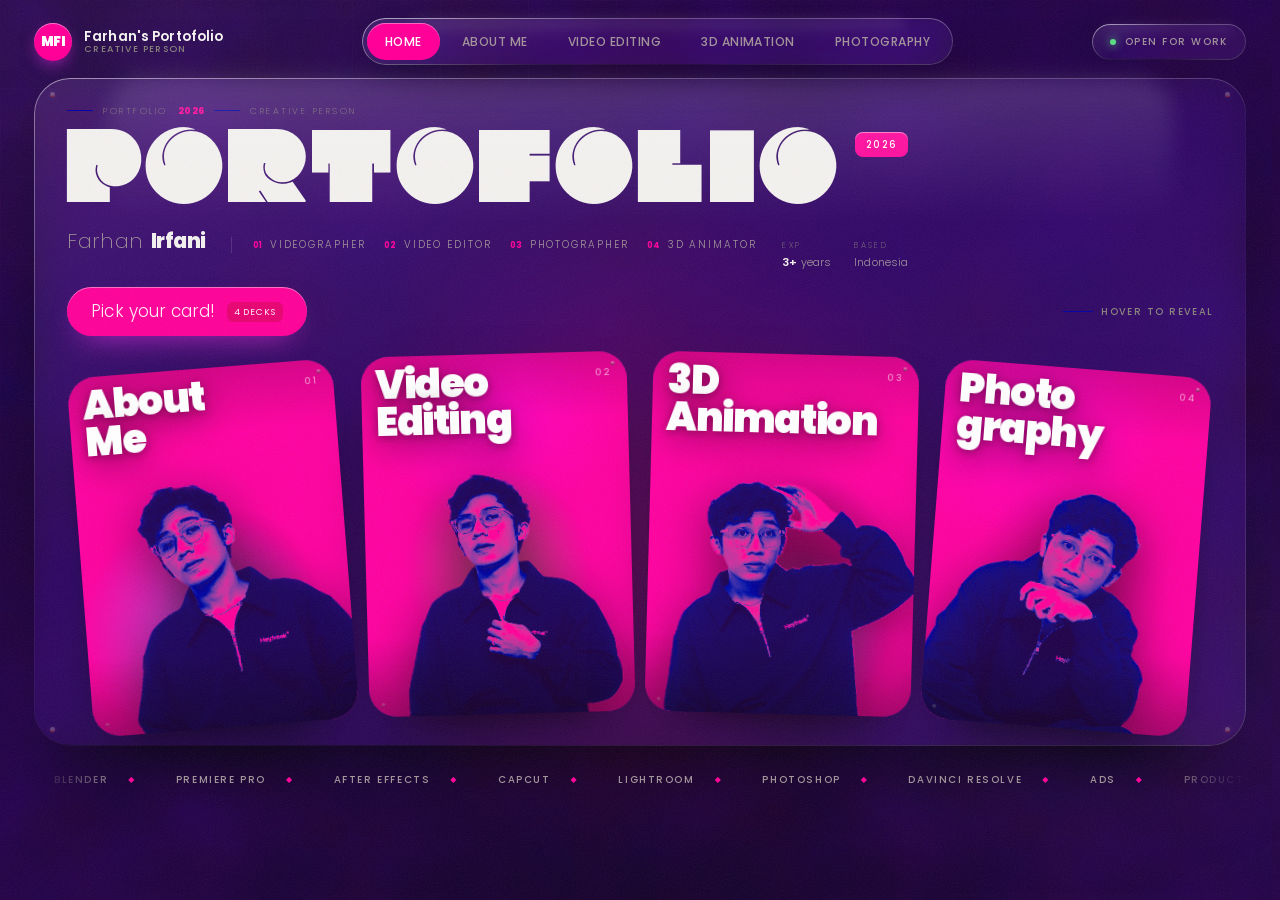
<file: index.html>
<!DOCTYPE html>
<html lang="en">
<head>
<meta charset="UTF-8">
<meta name="viewport" content="width=device-width, initial-scale=1, viewport-fit=cover">
<title>Farhan Portfolio</title>

<link rel="icon" href="data:image/svg+xml,%3Csvg xmlns='http://www.w3.org/2000/svg' viewBox='0 0 64 64'%3E%3Cdefs%3E%3ClinearGradient id='g' x1='0' y1='0' x2='1' y2='1'%3E%3Cstop offset='0' stop-color='%23ff0099'/%3E%3Cstop offset='1' stop-color='%23ff0000'/%3E%3C/linearGradient%3E%3C/defs%3E%3Crect width='64' height='64' rx='15' fill='url(%23g)'/%3E%3Ctext x='32' y='44' font-family='Helvetica,Arial,sans-serif' font-size='30' font-weight='bold' fill='%23fff' text-anchor='middle'%3EMFI%3C/text%3E%3C/svg%3E">

<link rel="preconnect" href="https://fonts.googleapis.com">
<link rel="preconnect" href="https://fonts.gstatic.com" crossorigin>
<link href="https://fonts.googleapis.com/css2?family=Poppins:wght@100;200;300;400;500;600;700;800;900&display=swap" rel="stylesheet">
<link rel="stylesheet" href="assets/style.css">
<noscript><style>.rv,.rise,.wordmark .gl{opacity:1!important;transform:none!important}#pre{display:none}</style></noscript>
</head>
<body>


<!-- ░░ ENVIRONMENT ░░ -->
<div class="env">
  <div class="concrete"></div>
  <div class="grid"></div>
  <div class="bloom" id="bloom"></div>
</div>
<div class="grain"></div>

<!-- ░░ NAV ░░ -->
<nav class="nav">
  <a href="index.html" class="mark">
    <span class="mark-glyph">MFI</span>
    <span class="mark-txt"><b>Farhan's Portofolio</b><span class="mono">Creative Person</span></span>
  </a>

  <div class="nav-mid glass">
    <a href="index.html" class="mono on" aria-current="page">Home</a>
    <a href="me.html" class="mono">About Me</a>
    <a href="video.html" class="mono">Video Editing</a>
    <a href="3d.html" class="mono">3D Animation</a>
    <a href="photograph.html" class="mono">Photography</a>
  </div>

  <div class="nav-end">
    <div class="status glass mono"><span class="led"></span> Open for work</div>
    <button class="burger glass" id="burger" aria-label="Menu">
      <span></span><span></span><span></span>
    </button>
  </div>
</nav>

<!-- ░░ MOBILE SHEET ░░ -->
<div class="sheet glass" id="sheet">
  <a href="me.html">About Me <i>01</i></a>
  <a href="video.html">Video Editing <i>01</i></a>
  <a href="3d.html">3D Animation <i>03</i></a>
  <a href="photograph.html">Photography <i>04</i></a>
  <a href="mailto:irfanifarhan18@gmail.com">Contact <i>→</i></a>
</div>

<!-- ░░ HOME ░░ -->
<main class="stage" id="home">
  <div class="wrap">

   <section class="slab">
    <div class="sheen"></div>
    <div class="edge"></div>
    <div class="slab-rivets"><i></i><i></i><i></i><i></i></div>

    <header class="head">
      <div>
        <div class="tagline rise d1"><i></i><span>Portfolio</span> <b>2026</b> <i></i><span>Creative Person</span></div>
        <h1 class="title" id="title">
          <span class="wm-box">
            <span class="wordmark dovde" data-split>Portofolio</span>
          </span>
          <span class="badge mono">2026</span>
        </h1>
        <div class="ident rise d3">

          <p class="who">
            <span class="who-thin">Farhan</span><span class="who-fat">Irfani</span>
          </p>

          <ol class="roles">
            <li><i>01</i>Videographer</li>
            <li><i>02</i>Video Editor</li>
            <li><i>03</i>Photographer</li>
            <li><i>04</i>3D Animator</li>
          </ol>

          <dl class="spec">
            <div><dt>Exp</dt><dd><b>3+</b> years</dd></div>
            <div><dt>Based</dt><dd>Indonesia</dd></div>
          </dl>

        </div>
      </div>
    </header>

    <div class="deck-head rise d4">
      <span class="pick">Pick your card! <span class="kbd">4 decks</span></span>
      <span class="deck-hint mono"><i></i>
        <span class="hint-mouse">Hover to reveal</span>
        <span class="hint-touch">Swipe to browse</span>
      </span>
    </div>

    <div class="deck-scroll">
      <div class="deck" id="deck">

        <div class="slot" style="--i:0">
          <a href="me.html" class="card warm card--intro">
            <div class="face">

              <div class="card-bg"></div>
              <div class="card-halo"></div>
              <picture>
                <source srcset="assets/cards/cut-intro.webp" type="image/webp">
                <img class="card-photo" src="assets/cards/cut-intro.png" alt="About Me"
                     width="620" height="588" draggable="false" decoding="async">
              </picture>
              <div class="card-vig"></div>
              <div class="card-rivets"><i></i><i></i></div>
              <span class="card-no">01</span>
              <h2 class="card-title">About<br>Me</h2>
              <div class="plate">
                <span class="lbl">Profile · Experience </span>
                <span class="go"><svg class="ico ico-arrow" viewBox="0 0 24 24" aria-hidden="true" focusable="false"><path d="M7 17 17 7M9.2 7H17v7.8"/></svg></span>
              </div>
              <div class="shine"></div>
            </div>
          </a>
        </div>

        <div class="slot" style="--i:1">
          <a href="video.html" class="card cool card--prompter">
            <div class="face">

              <div class="card-bg"></div>
              <div class="card-halo"></div>
              <picture>
                <source srcset="assets/cards/cut-prompter.webp" type="image/webp">
                <img class="card-photo" src="assets/cards/cut-prompter.png" alt="AI Video"
                     width="620" height="525" draggable="false" decoding="async">
              </picture>
              <div class="card-vig"></div>
              <div class="card-rivets"><i></i><i></i></div>
              <span class="card-no">02</span>
              <h2 class="card-title">Video<br>Editing</h2>
              <div class="plate">
                <span class="lbl">Premiere · After Effect · DaVinci Resolve · Capcut</span>
                <span class="go"><svg class="ico ico-arrow" viewBox="0 0 24 24" aria-hidden="true" focusable="false"><path d="M7 17 17 7M9.2 7H17v7.8"/></svg></span>
              </div>
              <div class="shine"></div>
            </div>
          </a>
        </div>

        <div class="slot" style="--i:2">
          <a href="3d.html" class="card warm card--editing">
            <div class="face">

              <div class="card-bg"></div>
              <div class="card-halo"></div>
              <picture>
                <source srcset="assets/cards/cut-editing.webp" type="image/webp">
                <img class="card-photo" src="assets/cards/cut-editing.png" alt="Video Editing"
                     width="620" height="567" draggable="false" decoding="async">
              </picture>
              <div class="card-vig"></div>
              <div class="card-rivets"><i></i><i></i></div>
              <span class="card-no">03</span>
              <h2 class="card-title">3D<br>Animation</h2>
              <div class="plate">
                <span class="lbl">Blender</span>
                <span class="go"><svg class="ico ico-arrow" viewBox="0 0 24 24" aria-hidden="true" focusable="false"><path d="M7 17 17 7M9.2 7H17v7.8"/></svg></span>
              </div>
              <div class="shine"></div>
            </div>
          </a>
        </div>

        <div class="slot" style="--i:3">
          <a href="photograph.html" class="card cool card--photo">
            <div class="face">

              <div class="card-bg"></div>
              <div class="card-halo"></div>
              <picture>
                <source srcset="assets/cards/cut-photo.webp" type="image/webp">
                <img class="card-photo" src="assets/cards/cut-photo.png" alt="Photography"
                     width="620" height="627" draggable="false" decoding="async">
              </picture>
              <div class="card-vig"></div>
              <div class="card-rivets"><i></i><i></i></div>
              <span class="card-no">04</span>
              <h2 class="card-title">Photo<br>graphy</h2>
              <div class="plate">
                <span class="lbl">Event</span>
                <span class="go"><svg class="ico ico-arrow" viewBox="0 0 24 24" aria-hidden="true" focusable="false"><path d="M7 17 17 7M9.2 7H17v7.8"/></svg></span>
              </div>
              <div class="shine"></div>
            </div>
          </a>
        </div>
      </div>
    </div>

    <div class="dots" id="dots" aria-hidden="true">
      <button type="button" class="on" aria-label="Card 1"></button>
      <button type="button" aria-label="Card 2"></button>
      <button type="button" aria-label="Card 3"></button>
      <button type="button" aria-label="Card 4"></button>
    </div>

   </section>

    <div class="strip rise d5">
      <div class="strip-in">
        <div class="ticker">
          <div class="ticker-track" id="track">
            <span>Blender</span><span>Premiere Pro</span><span>After Effects</span><span>CapCut</span>
            <span>Lightroom</span><span>Photoshop</span><span>Davinci Resolve</span>
            <span>Ads</span><span>Product Video</span><span>Motion Graphics</span>
          </div>
        </div>

    
      </div>
    </div>

  </div>

  

<script src="assets/app.js"></script>
</body>
</html>
</file>
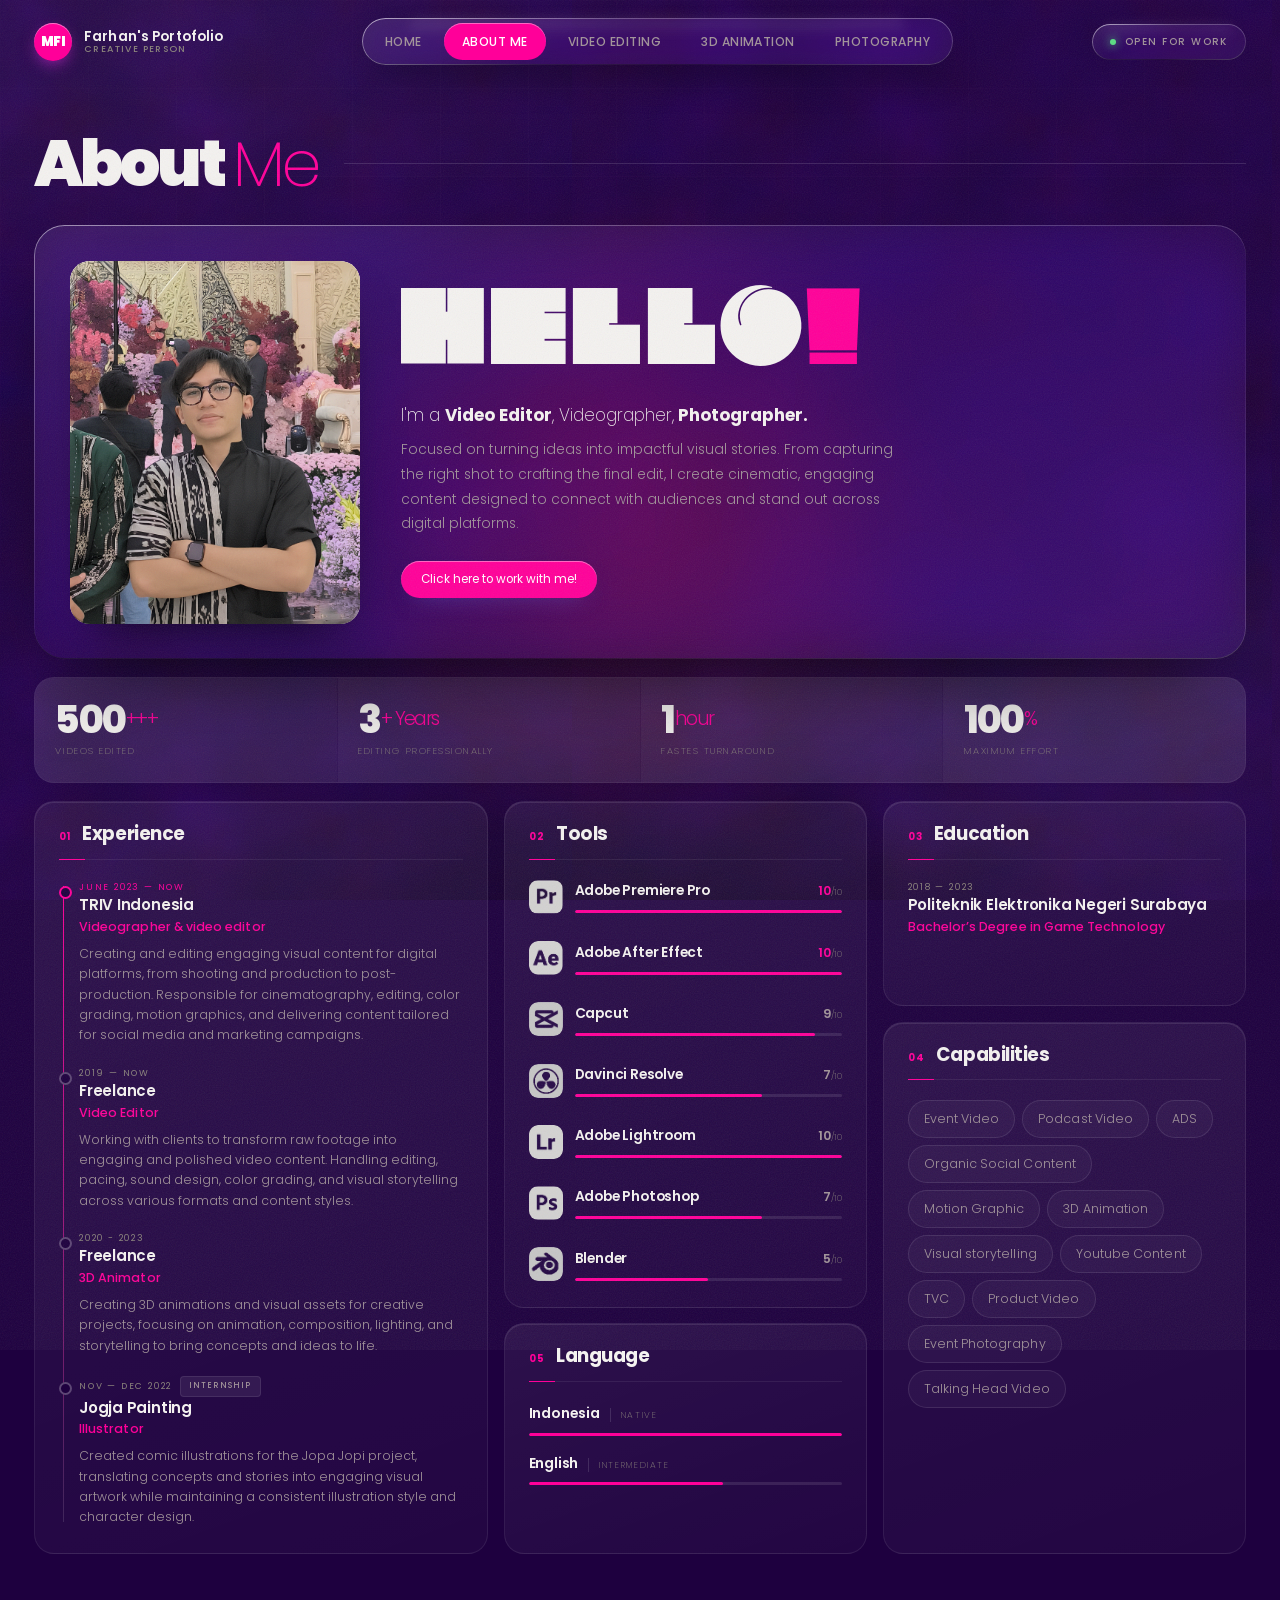
<file: me.html>
<!DOCTYPE html>
<html lang="en">
<head>
<meta charset="UTF-8">
<meta name="viewport" content="width=device-width, initial-scale=1, viewport-fit=cover">
<title>Farhan Portfolio</title>


<link rel="icon" href="data:image/svg+xml,%3Csvg xmlns='http://www.w3.org/2000/svg' viewBox='0 0 64 64'%3E%3Cdefs%3E%3ClinearGradient id='g' x1='0' y1='0' x2='1' y2='1'%3E%3Cstop offset='0' stop-color='%23ff0099'/%3E%3Cstop offset='1' stop-color='%23ff0000'/%3E%3C/linearGradient%3E%3C/defs%3E%3Crect width='64' height='64' rx='15' fill='url(%23g)'/%3E%3Ctext x='32' y='44' font-family='Helvetica,Arial,sans-serif' font-size='30' font-weight='bold' fill='%23fff' text-anchor='middle'%3EMFI%3C/text%3E%3C/svg%3E">

<link rel="preconnect" href="https://fonts.googleapis.com">
<link rel="preconnect" href="https://fonts.gstatic.com" crossorigin>
<link href="https://fonts.googleapis.com/css2?family=Poppins:wght@100;200;300;400;500;600;700;800;900&display=swap" rel="stylesheet">
<link rel="stylesheet" href="assets/style.css">
<noscript><style>.rv,.rise,.wordmark .gl{opacity:1!important;transform:none!important}#pre{display:none}</style></noscript>
</head>
<body class="sub">

<!-- ░░ ENVIRONMENT ░░ -->
<div class="env">
  <div class="concrete"></div>
  <div class="grid"></div>
  <div class="bloom" id="bloom"></div>
</div>
<div class="grain"></div>

<!-- ░░ NAV ░░ -->
<nav class="nav">
  <a href="index.html" class="mark">
    <span class="mark-glyph">MFI</span>
    <span class="mark-txt"><b>Farhan's Portofolio</b><span class="mono">Creative Person</span></span>
  </a>

  <div class="nav-mid glass">
    <a href="index.html" class="mono">Home</a>
    <a href="me.html" class="mono on" aria-current="page">About Me</a>
    <a href="video.html" class="mono">Video Editing</a>
    <a href="3d.html" class="mono">3D Animation</a>
    <a href="photograph.html" class="mono">Photography</a>
  </div>

  <div class="nav-end">
    <div class="status glass mono"><span class="led"></span> Open for work</div>
    <button class="burger glass" id="burger" aria-label="Menu">
      <span></span><span></span><span></span>
    </button>
  </div>
</nav>

<!-- ░░ MOBILE SHEET ░░ -->
<div class="sheet glass" id="sheet">
  <a href="me.html" aria-current="page">About Me <i>01</i></a>
  <a href="video.html">AI Video <i>02</i></a>
  <a href="3d.html">Video Editing <i>03</i></a>
  <a href="photograph.html">Photography <i>04</i></a>
  <a href="mailto:ikmalmaul99@gmail.com">Contact <i>→</i></a>
</div>

<!-- ░░ 01 · INTRODUCTION ░░ -->
<section class="chapter" id="introduction">
  <div class="wrap">

    <header class="ch-head rv">
      
      <h2 class="ch-title">About <em>Me</em></h2>
      <span class="ch-rule"></span>
    </header>

    <!-- ── the HELLO card ── -->
    <div class="bio rv">
      <div class="sheen"></div>
      <div class="edge"></div>

      <figure class="portrait">
        <div class="portrait-frame">
          

          <picture>
            <source srcset="assets/media/me.webp" type="image/webp">
            <img src="assets/media/me.png" alt="farhan"
                 width="368" height="387" decoding="async" loading="lazy">
          </picture>

          
        </div>
      </figure>

      <div class="say">
        <h3 class="hello">
          <span class="wm-box">
            <span class="wordmark dovde" data-split>Hello!</span>
          </span>
        </h3>

        <p class="say-text">
          <span class="s1">I'm a <b>Video Editor</b>, Videographer,<b>  Photographer.</b></span>
          Focused on turning ideas into impactful visual stories. From capturing the right shot to crafting the final edit, I create cinematic, engaging content designed to connect with audiences and stand out across digital platforms.
        </p>

        <div class="say-links">
          <a href="mailto:irfanifarhan18@gmail.com">Click here to work with me!</a>
        </div>
      </div>
    </div>

    <!-- ── proof points, straight off the CV ── -->
    <div class="stats rv">
      <div><b>500<em>+++</em></b><span>Videos edited</span></div>
      <div><b>3<em>+ Years</em></b><span>Editing professionally</span></div>
      <div><b>1<em>hour</em></b><span>Fastes turnaround</span></div>
      <div><b>100<em>%</em></b><span>Maximum Effort</span></div>
    </div>

    <!-- ── the data plates ── -->
    <div class="facts">

      <article class="fact fact--exp rv">
        <header><span class="f-no">01</span><h4>Experience</h4></header>
        <ol class="line line--track">
          <li>
            <span class="yr">June 2023 — Now</span>
            <b>TRIV Indonesia</b>
            <span class="role">Videographer & video editor</span>
            <span class="sub">Creating and editing engaging visual content for digital platforms, from shooting and production to post-production. Responsible for cinematography, editing, color grading, motion graphics, and delivering content tailored for social media and marketing campaigns.</span>
          </li>
          <li>
            <span class="yr">2019 — now</span>
            <b>Freelance</b>
            <span class="role">Video Editor</span>
            <span class="sub">Working with clients to transform raw footage into engaging and polished video content. Handling editing, pacing, sound design, color grading, and visual storytelling across various formats and content styles.</span>
          </li>
          <li>
            <span class="yr">2020 - 2023</span>
            <b>Freelance</b>
            <span class="role">3D Animator</span>
            <span class="sub">Creating 3D animations and visual assets for creative projects, focusing on animation, composition, lighting, and storytelling to bring concepts and ideas to life.</span>
          </li>
          <li>
            <span class="yr">Nov — Dec 2022 <i>Internship</i></span>
            <b>Jogja Painting</b>
            <span class="role">Illustrator</span>
            <span class="sub">Created comic illustrations for the Jopa Jopi project, translating concepts and stories into engaging visual artwork while maintaining a consistent illustration style and character design.</span>
          </li>
        </ol>
      </article>

      <article class="fact fact--too rv">
        <header><span class="f-no">02</span><h4>Tools</h4><span class="f-yr"></span></header>
        <ul class="tools">
          <li>
            <img class="tool" src="assets/tools/premiere-pro.png" alt="" loading="lazy">
            <div>
              <span class="t-top"><b>Adobe Premiere Pro</b><i class="score top">10<em>/10</em></i></span>
              <span class="bar" style="--n:0"><span style="width:100%"></span></span>
            </div>
          </li>
          <li>
            <img class="tool" src="assets/tools/after-effects.png" alt="" loading="lazy">
            <div>
              <span class="t-top"><b>Adobe After Effect</b><i class="score top">10<em>/10</em></i></span>
              <span class="bar" style="--n:1"><span style="width:100%"></span></span>
            </div>
          </li>
          <li>
            <img class="tool" src="assets/tools/capcut.png" alt="" loading="lazy">
            <div>
              <span class="t-top"><b>Capcut</b><i class="score">9<em>/10</em></i></span>
              <span class="bar" style="--n:2"><span style="width:90%"></span></span>
            </div>
          </li>
          <li>
            <img class="tool" src="assets/tools/davinci.png" alt="" loading="lazy">
            <div>
              <span class="t-top"><b>Davinci Resolve</b><i class="score">7<em>/10</em></i></span>
              <span class="bar" style="--n:3"><span style="width:70%"></span></span>
            </div>
          </li>
          <li>
            <img class="tool" src="assets/tools/lightroom.png" alt="" loading="lazy">
            <div>
              <span class="t-top"><b>Adobe Lightroom</b><i class="score">10<em>/10</em></i></span>
              <span class="bar" style="--n:4"><span style="width:100%"></span></span>
            </div>
          </li>
          <li>
            <img class="tool" src="assets/tools/photoshop.png" alt="" loading="lazy">
            <div>
              <span class="t-top"><b>Adobe Photoshop</b><i class="score">7<em>/10</em></i></span>
              <span class="bar" style="--n:5"><span style="width:70%"></span></span>
            </div>
          </li>
          <li>
            <img class="tool" src="assets/tools/blender.png" alt="" loading="lazy">
            <div>
              <span class="t-top"><b>Blender</b><i class="score">5<em>/10</em></i></span>
              <span class="bar" style="--n:5"><span style="width:50%"></span></span>
            </div>
          </li>
        </ul>
      </article>

      <article class="fact fact--edu rv">
        <header><span class="f-no">03</span><h4>Education</h4></header>
        <ol class="line">
          <li>
            <span class="yr">2018 — 2023</span>
            <b>Politeknik Elektronika Negeri Surabaya</b>
            <span class="role">Bachelor&rsquo;s Degree in Game Technology</span>
          </li>
        </ol>
      </article>

      <article class="fact fact--skl rv">
        <header><span class="f-no">04</span><h4>Capabilities</h4></header>
        <ul class="dots-list">
          <li>Event Video</li>
          <li>Podcast Video</li>
          <li>ADS</li>
          <li>Organic Social Content</li>
          <li>Motion Graphic</li>
          <li>3D Animation</li>
          <li>Visual storytelling</li>
          <li>Youtube Content</li>
          <li>TVC</li>
          <li>Product Video</li>
          <li>Event Photography</li>
          <li>Talking Head Video</li>
        </ul>
      </article>

      <article class="fact fact--lng rv">
        <header><span class="f-no">05</span><h4>Language</h4></header>
        <ul class="langs">
          <li>
            <span class="lg-top"><b>Indonesia</b><i>Native</i></span>
            <span class="bar" style="--n:0"><span style="width:100%"></span></span>
          </li>
          <li>
            <span class="lg-top"><b>English</b><i>Intermediate</i></span>
            <span class="bar" style="--n:1"><span style="width:62%"></span></span>
          </li>
        </ul>
      </article>

    </div>

    

  </div>
</section>

<script src="assets/app.js"></script>
</body>
</html>
</file>
<file: assets/style.css>
/* ══════════════════════════════════════════════════════
   TOKENS — industrial concrete + liquid glass
   ══════════════════════════════════════════════════════ */
:root{
  /* concrete */
  --c-000:#1e003f;
  --c-100:#2e025c;
  --c-200:#35118a;
  --c-300:#09096d;
  --steel:#0000a6;

  /* safety orange */
  --o:#ff0099;
  --o-hi:#ff0099;
  --o-deep:#ff0099;
  --kontol:#ffffff;

  /* glass */
  --glass:rgba(255, 255, 255, 0.055);
  --glass-2:rgba(255, 255, 255, 0.09);
  --glass-brd:rgba(255, 255, 255, 0.14);
  --glass-shine:rgba(255,255,255,.55);

  --txt:#f4f2f0;
  --txt-dim:#a2949a;   /* 7.9:1 on the concrete — passes AA */
  --txt-mute:#8a837c;  /* 5.4:1 — passes AA for small text */

  --line-soft:rgba(255,255,255,.13);

  --r-lg:28px;
  --r-md:20px;
  --r-sm:14px;
  --maxw:1320px;

  --ease:cubic-bezier(.22,1,.36,1);
}

*{margin:0;padding:0;box-sizing:border-box}
html{scroll-behavior:smooth;-webkit-text-size-adjust:100%}
body{
  background:var(--c-000);
  color:var(--txt);
  font-family:'Poppins',system-ui,sans-serif;
  font-weight:300;
  line-height:1.6;
  overflow-x:hidden;
  min-height:100vh;
}
img{display:block;max-width:100%}
a{color:inherit;text-decoration:none}
button{font:inherit;color:inherit;background:none;border:0;cursor:pointer}

.mono{font-weight:500;letter-spacing:.15em;text-transform:uppercase}
.display{font-weight:9900;text-transform:uppercase;letter-spacing:-.045em;line-height:.84}

/* ── DOVDE BLACK — the display face from the PDF ──
   Caps-only by design: every lowercase codepoint draws the capital glyph.
   So it is used ONLY for the big wordmarks, never for running text and
   never for the mixed-case card titles. */
@font-face{
  font-family:'Dovde';
  /* NOTE: url() inside an external stylesheet resolves against the
     stylesheet, not the page — so this path is relative to assets/ */
  src:url('fonts/Dovde-Black.woff2') format('woff2'),
      url('fonts/Dovde-Black.woff')  format('woff');
  font-weight:400;font-style:normal;font-display:swap;
}
.dovde{
  font-family:'Dovde','Archivo Black','Poppins',sans-serif;
  font-weight:400;
  /* Dovde's sidebearings are tiny, so at display size the letters collide
     unless they are pushed apart. The font-size figures below are computed
     for THIS value — change one and the other must be recomputed. */
  letter-spacing:.02em;
  line-height:.88;
  text-transform:uppercase;
  white-space:nowrap;
}

/* ══════════════════════════════════════════════════════
   ENVIRONMENT — concrete floor, grid, grain, glow
   ══════════════════════════════════════════════════════ */
.env{position:fixed;inset:0;z-index:0;pointer-events:none;overflow:hidden}

/* concrete blotches */
.env .concrete{
  position:absolute;inset:-10%;
  background:
    radial-gradient(60% 45% at 18% 12%, rgba(255,255,255,.045), transparent 60%),
    radial-gradient(50% 40% at 82% 70%, rgba(255,255,255,.03), transparent 62%),
    radial-gradient(70% 50% at 50% 105%, rgba(0,0,0,.7), transparent 60%),
    var(--c-000);
}
.env .concrete::after{
  content:"";position:absolute;inset:0;
  opacity:.5;mix-blend-mode:overlay;
  background-image:url("data:image/svg+xml,%3Csvg xmlns='http://www.w3.org/2000/svg' width='700' height='700'%3E%3Cfilter id='c'%3E%3CfeTurbulence type='fractalNoise' baseFrequency='.011' numOctaves='5'/%3E%3C/filter%3E%3Crect width='700' height='700' filter='url(%23c)'/%3E%3C/svg%3E");
}

/* engineering grid */
.env .grid{
  position:absolute;inset:0;opacity:.5;
  background-image:
    linear-gradient(rgba(255,255,255,.028) 1px,transparent 1px),
    linear-gradient(90deg,rgba(255,255,255,.028) 1px,transparent 1px);
  background-size:88px 88px;
  mask-image:radial-gradient(120% 90% at 50% 30%,#000 30%,transparent 78%);
  -webkit-mask-image:radial-gradient(120% 90% at 50% 30%,#000 30%,transparent 78%);
}

/* orange bloom that follows the deck */
.env .bloom{
  position:absolute;left:50%;top:58%;width:min(1100px,120vw);aspect-ratio:1;
  transform:translate(-50%,-50%);
  background:radial-gradient(circle,rgba(226, 44, 44, 0.2),rgba(44, 108, 226, 0) 42%,transparent 66%);
  filter:blur(30px);
  transition:transform .9s var(--ease);
}

/* film grain */
.grain{
  /* kept light — on large pale letterforms a heavy grain reads as smudging */
  position:fixed;inset:-50%;z-index:60;pointer-events:none;opacity:.08;
  background-image:url("data:image/svg+xml,%3Csvg xmlns='http://www.w3.org/2000/svg' width='260' height='260'%3E%3Cfilter id='n'%3E%3CfeTurbulence type='fractalNoise' baseFrequency='.85' numOctaves='4'/%3E%3C/filter%3E%3Crect width='260' height='260' filter='url(%23n)'/%3E%3C/svg%3E");
  animation:grainShift 640ms steps(2) infinite;
}
@keyframes grainShift{
  0%{transform:translate(0,0)}25%{transform:translate(-3%,2%)}
  50%{transform:translate(2%,-3%)}75%{transform:translate(-2%,-2%)}100%{transform:translate(0,0)}
}

/* ══════════════════════════════════════════════════════
   GLASS PRIMITIVE — the iOS-style panel
   ══════════════════════════════════════════════════════ */
.glass{
  position:relative;
  background:linear-gradient(160deg,rgba(255,255,255,.10),rgba(255,255,255,.035) 40%,rgba(255,255,255,.05));
  backdrop-filter:blur(22px) saturate(160%);
  -webkit-backdrop-filter:blur(22px) saturate(160%);
  border-radius:var(--r-md);
  box-shadow:
    inset 0 1px 0 rgba(255,255,255,.22),
    inset 0 -1px 0 rgba(0,0,0,.35),
    0 18px 40px -18px rgba(0,0,0,.85);
  isolation:isolate;
}
/* hairline gradient border */
.glass::before{
  content:"";position:absolute;inset:0;border-radius:inherit;padding:1px;
  background:linear-gradient(150deg,rgba(255,255,255,.5),rgba(255,255,255,.06) 38%,rgba(255,255,255,.02) 62%,rgba(255,255,255,.22));
  -webkit-mask:linear-gradient(#000 0 0) content-box,linear-gradient(#000 0 0);
  -webkit-mask-composite:xor;mask-composite:exclude;
  pointer-events:none;
}
/* specular sweep along the top */
.glass::after{
  content:"";position:absolute;left:8%;right:8%;top:0;height:38%;border-radius:inherit;
  background:linear-gradient(180deg,rgba(255,255,255,.16),transparent);
  filter:blur(6px);pointer-events:none;opacity:.7;
}

/* ══════════════════════════════════════════════════════
   PRELOADER
   ══════════════════════════════════════════════════════ */
#pre{
  position:fixed;inset:0;z-index:200;background:var(--c-000);
  display:grid;place-items:center;
  transition:opacity .7s var(--ease),visibility .7s;
}
#pre.done{opacity:0;visibility:hidden}
.pre-in{width:min(340px,74vw);text-align:left}
.pre-row{display:flex;justify-content:space-between;align-items:baseline;font-size:.66rem;color:var(--txt-mute)}
.pre-num{font-weight:900;font-size:2.4rem;color:var(--txt);line-height:1;letter-spacing:-.03em}
.pre-bar{height:2px;background:rgba(255,255,255,.1);margin-top:14px;overflow:hidden}
.pre-fill{height:100%;width:0%;background:linear-gradient(90deg,var(--o-deep),var(--o-hi));transition:width .18s linear}

/* ══════════════════════════════════════════════════════
   SPOTLIGHT — the glass catches the light where the pointer is.
   Nothing chases the cursor, so there is nothing that can lag behind:
   the pointer position only moves a gradient that is already painted.
   ══════════════════════════════════════════════════════ */
.slab{--mx:50%;--my:35%;--lit:0}
.slab .sheen,.bio .sheen{
  position:absolute;inset:0;border-radius:inherit;
  pointer-events:none;overflow:hidden;
  opacity:var(--lit);
  transition:opacity .5s var(--ease);
}
/* warm pool of light under the pointer */
.slab .sheen::before,.bio .sheen::before{
  content:"";position:absolute;inset:0;
  background:radial-gradient(
    360px 360px at var(--mx) var(--my),
    rgba(255,190,150,.13),
    rgba(255,140,90,.05) 42%,
    transparent 68%);
}
/* a tighter, cooler specular kick — the highlight on real glass */
.slab .sheen::after,.bio .sheen::after{
  content:"";position:absolute;inset:0;
  background:radial-gradient(
    150px 150px at var(--mx) var(--my),
    rgba(255,255,255,.10),
    transparent 70%);
  mix-blend-mode:overlay;
}
/* the hairline edge brightens on the side nearest the pointer */
.slab .edge,.bio .edge{
  position:absolute;inset:0;border-radius:inherit;padding:1px;
  pointer-events:none;opacity:var(--lit);
  transition:opacity .5s var(--ease);
  background:radial-gradient(
    420px 420px at var(--mx) var(--my),
    rgba(255,255,255,.55),
    transparent 60%);
  -webkit-mask:linear-gradient(#000 0 0) content-box,linear-gradient(#000 0 0);
  -webkit-mask-composite:xor;mask-composite:exclude;
}

/* ── FOCUS — visible for keyboard users, invisible for mouse users ── */
:focus-visible{outline:none}
a:focus-visible,button:focus-visible{
  outline:2px solid var(--o-hi);
  outline-offset:3px;
  border-radius:6px;
}
.card:focus-visible{outline:none}
.slot:focus-within .face{
  outline:2px solid var(--o-hi);
  outline-offset:4px;
}

/* ══════════════════════════════════════════════════════
   NAV
   ══════════════════════════════════════════════════════ */
.nav{
  position:fixed;top:0;left:0;right:0;z-index:80;
  display:flex;align-items:center;justify-content:space-between;gap:16px;
  padding:18px clamp(16px,3vw,34px);
}
.mark{display:flex;align-items:center;gap:12px}
.mark-glyph{
  width:38px;height:38px;border-radius:50%;display:grid;place-items:center;flex:none;
  background:linear-gradient(150deg,var(--o-hi),var(--o-deep));
  box-shadow:inset 0 1px 0 rgba(255,255,255,.45),0 6px 18px -6px rgba(226, 44, 226, 0.9);
  color:#fff;font-weight:900;font-size:.82rem;letter-spacing:-.04em;
}
.mark-txt{line-height:1.15}
.mark-txt b{display:block;font-size:.84rem;font-weight:600;letter-spacing:.01em}
.mark-txt span{display:block;font-size:.58rem;color:var(--txt-mute)}

.nav-mid{display:flex;gap:4px;padding:5px;border-radius:999px}
.nav-mid a{
  padding:9px 18px;border-radius:999px;font-size:.76rem;letter-spacing:.04em;color:var(--txt-dim);
  transition:color .3s,background .3s;position:relative;z-index:1;
}
.nav-mid a:hover{color:#fff;background:rgba(255,255,255,.08)}
.nav-mid a.on{color:#fff;background:linear-gradient(150deg,var(--o-hi),var(--o-deep));box-shadow:inset 0 1px 0 rgba(255,255,255,.4)}

.nav-end{display:flex;align-items:center;gap:10px}
.status{
  display:flex;align-items:center;gap:9px;padding:10px 18px;border-radius:999px;
  font-size:.62rem;color:var(--txt-dim);
}
.led{width:6px;height:6px;border-radius:50%;background:#5ddc84;box-shadow:0 0 10px #5ddc84;animation:led 2.2s ease-in-out infinite}
@keyframes led{0%,100%{opacity:1}50%{opacity:.35}}
.burger{display:none;width:44px;height:44px;border-radius:14px;place-items:center}
.burger span{display:block;width:17px;height:1.5px;background:var(--txt);margin:3px 0;transition:transform .3s var(--ease),opacity .3s}
.burger.x span:nth-child(1){transform:translateY(4.5px) rotate(45deg)}
.burger.x span:nth-child(2){opacity:0}
.burger.x span:nth-child(3){transform:translateY(-4.5px) rotate(-45deg)}

/* ══════════════════════════════════════════════════════
   HERO
   ══════════════════════════════════════════════════════ */
.stage{position:relative;z-index:1;min-height:100svh;display:flex;flex-direction:column;padding-top:96px}
.wrap{width:100%;max-width:var(--maxw);margin:0 auto;padding:0 clamp(16px,3vw,34px)}

/* ── SLAB — the big frosted panel that holds the title and the deck,
      the web version of the rounded container on page 1 of the PDF ── */
.slab{
  --pad-x:clamp(18px,2.6vw,40px);
  --pad-y:clamp(22px,3vw,40px);
  position:relative;
  padding:var(--pad-y) var(--pad-x) calc(var(--pad-y) + 6px);
  border-radius:clamp(26px,2.8vw,44px);
  background:linear-gradient(158deg,
    rgba(255,255,255,.085),
    rgba(255,255,255,.024) 44%,
    rgba(255,255,255,.05));
  backdrop-filter:blur(28px) saturate(150%);
  -webkit-backdrop-filter:blur(28px) saturate(150%);
  box-shadow:
    inset 0 1px 0 rgba(255,255,255,.18),
    inset 0 -1px 0 rgba(0,0,0,.42),
    0 44px 100px -46px rgba(0,0,0,.95);
  /* cards lift out of the panel on hover, so never clip */
  overflow:visible;
}
/* hairline edge */
.slab::before{
  content:"";position:absolute;inset:0;border-radius:inherit;padding:1px;
  background:linear-gradient(150deg,
    rgba(255, 255, 255, 0.42),
    rgba(255,255,255,.05) 36%,
    rgba(255,255,255,.02) 64%,
    rgba(255,255,255,.18));
  -webkit-mask:linear-gradient(#000 0 0) content-box,linear-gradient(#000 0 0);
  -webkit-mask-composite:xor;mask-composite:exclude;
  pointer-events:none;
}
/* specular sheen across the top edge */
.slab::after{
  content:"";position:absolute;left:6%;right:6%;top:0;height:22%;
  border-radius:inherit;
  background:linear-gradient(180deg,rgba(255,255,255,.13),transparent);
  filter:blur(10px);pointer-events:none;
}
/* four rivets — the industrial half of the language */
.slab-rivets i{
  position:absolute;width:5px;height:5px;border-radius:50%;
  background:rgba(255,255,255,.26);
  box-shadow:inset 0 -1px 1px rgba(143, 12, 12, 0.7),0 0 6px rgba(255,255,255,.12);
}
.slab-rivets i:nth-child(1){top:14px;left:16px}
.slab-rivets i:nth-child(2){top:14px;right:16px}
.slab-rivets i:nth-child(3){bottom:14px;left:16px}
.slab-rivets i:nth-child(4){bottom:14px;right:16px}

.head{display:flex;align-items:flex-end;justify-content:space-between;gap:30px;flex-wrap:wrap}
/* ── KICKER — Thin against Black on one line ── */
.tagline{
  display:flex;align-items:center;gap:10px;
  font-size:.62rem;text-transform:uppercase;
  margin-bottom:16px;
}
.tagline i{display:block;width:26px;height:1px;background:var(--steel);font-style:normal;flex:none}
.tagline span{font-weight:200;letter-spacing:.28em;color:var(--txt-mute)}
.tagline b{font-weight:800;letter-spacing:.04em;color:var(--o)}

/* ── DOVDE WORDMARK, set as real text ──
   .wm-box is the measuring container; the font-size below is the exact
   figure that makes the word span its full width (the string's own advance
   width is 6.95em, so 100/6.95 = 14.39cqw). */
.title{position:relative;display:flex;align-items:flex-start;gap:clamp(6px,1vw,16px);margin-top:2px}
.wm-box{flex:1 1 auto;min-width:0;container-type:inline-size}
.wordmark{
  display:block;
  font-size:min(13.27cqw, 24vh);   /* height cap keeps the hero on one screen */
  color:var(--txt);
}
.wordmark,.wordmark .gl{text-shadow:none}   /* the letterforms carry themselves */
.wordmark .gl{display:inline-block;will-change:transform,opacity;transition:color .5s var(--ease)}
.title:hover .wordmark{color:var(--o)}

.badge{
  display:inline-flex;align-items:center;gap:6px;vertical-align:top;flex:none;
  font-weight:500;font-size:clamp(.52rem,.75vw,.72rem);letter-spacing:.14em;
  padding:5px 11px;border-radius:8px;margin-left:.25em;
  background:linear-gradient(150deg,var(--o-hi),var(--o-deep));color:#fff;
  box-shadow:inset 0 1px 0 rgba(255,255,255,.45);
  margin-top:.4em;
}
/* ══════════════════════════════════════════════════════
   IDENT — the typographic play. Poppins carries 100→900, so the
   contrast comes from WEIGHT, not from size or colour: a hairline
   ExtraLight first name against a Black surname at the same size,
   then everything around it deliberately quiet.
   ══════════════════════════════════════════════════════ */
.ident{
  display:flex;align-items:baseline;flex-wrap:wrap;
  gap:10px clamp(18px,2.4vw,36px);
  margin-top:18px;
}

/* — the name: 200 vs 800, identical size — */
.who{
  display:flex;align-items:baseline;gap:.34em;flex-wrap:wrap;
  font-size:clamp(1.05rem,1.9vw,1.7rem);
  line-height:1.05;
}
.who-thin{
  font-weight:200;
  letter-spacing:.02em;
  color:var(--txt-dim);
}
.who-fat{
  font-weight:800;
  letter-spacing:-.025em;
  color:var(--txt);
}

/* — roles: Light, tiny, wide. Quiet on purpose so the name reads loud — */
.roles{
  display:flex;flex-wrap:wrap;align-items:baseline;
  gap:4px 18px;list-style:none;
  padding-left:clamp(0px,1.6vw,22px);
  border-left:1px solid var(--line-soft);
}
.roles li{
  display:flex;align-items:baseline;gap:7px;
  font-weight:300;font-size:.63rem;
  letter-spacing:.19em;text-transform:uppercase;
  color:var(--txt-dim);
  white-space:nowrap;
}
.roles i{
  font-style:normal;font-weight:700;font-size:.52rem;
  letter-spacing:.06em;color:var(--o);
}

/* — spec plate: Thin label stacked over a Semibold value — */
.spec{display:flex;gap:clamp(14px,1.8vw,26px);margin-left:auto}
.spec div{display:flex;flex-direction:column;gap:1px}
.spec dt{
  font-weight:200;font-size:.5rem;
  letter-spacing:.3em;text-transform:uppercase;
  color:var(--txt-mute);
}
.spec dd{
  font-weight:300;font-size:.68rem;
  letter-spacing:.01em;color:var(--txt-dim);
}
.spec dd b{font-weight:600;color:var(--txt)}

/* ── DECK ── */
.deck-head{display:flex;align-items:center;justify-content:space-between;gap:18px;margin:clamp(26px,4vh,48px) 0 18px}
.pick{
  display:inline-flex;align-items:center;gap:11px;padding:11px 24px;border-radius:999px;
  font-weight:300;font-size:1.06rem;letter-spacing:.005em;text-transform:none;
  color:rgba(255,255,255,.94);
  background:linear-gradient(150deg,var(--o-hi),var(--o-deep));
  box-shadow:inset 0 1px 0 rgba(255,255,255,.42),0 12px 30px -14px rgba(226, 44, 226, 0.9);
}
.pick .kbd{
  font-weight:400;font-size:.56rem;letter-spacing:.1em;padding:3px 7px;border-radius:6px;
  background:rgba(172, 11, 11, 0.28);text-transform:uppercase;
}
.deck-hint{font-size:.6rem;color:var(--txt-mute);display:flex;align-items:center;gap:8px}
.deck-hint i{display:block;width:30px;height:1px;background:var(--steel);font-style:normal;flex:none}
/* the hint tells the truth for the device it is read on */
.hint-touch{display:none}
@media(hover:none),(pointer:coarse){
  .hint-mouse{display:none}
  .hint-touch{display:inline}
}

/* ── DOTS — only on the swipeable layout ── */
.dots{display:none;justify-content:center;gap:8px;padding:4px 0 2px}
.dots button{
  width:26px;height:22px;padding:0;
  display:grid;place-items:center;
  -webkit-tap-highlight-color:transparent;
}
.dots button::before{
  content:"";display:block;
  width:22px;height:3px;border-radius:2px;
  background:rgba(0, 255, 55, 0.18);
  transition:background .35s var(--ease),width .35s var(--ease);
}
.dots button.on::before{
  width:26px;
  background:linear-gradient(90deg,var(--o-hi),var(--o-deep));
}

.deck-scroll{padding:14px 0 4px}
.deck{
  display:flex;justify-content:center;align-items:flex-end;gap:clamp(10px,1.4vw,20px);
  perspective:1600px;transform-style:preserve-3d;
}

/* SLOT — a fixed footprint that never moves or resizes.
   The hover target lives here, so the pointer can't lose the card
   mid-animation (that was what made the old version flicker). */
.slot{
  position:relative;flex:1 1 0;min-width:0;
  /* height-aware: a card is 50/37 as tall as it is wide, so 29.6vh of width
     = 40vh of height. Keeps the whole deck inside the fold on short screens */
  max-width:min(310px, 29.6vh);
  aspect-ratio:37/50;
  perspective:1100px;
  container-type:inline-size;
}
.slot:nth-child(1){--rot:-4.5deg;--ty:16px}
.slot:nth-child(2){--rot:-1.5deg;--ty:2px}
.slot:nth-child(3){--rot:1.5deg; --ty:2px}
.slot:nth-child(4){--rot:4.5deg; --ty:16px}

/* CARD — carries the resting angle and the lift. Nothing here changes
   layout, only transform, so neighbours never shift. */
.card{
  --sc:1;
  position:absolute;inset:0;display:block;
  transform:translateY(var(--ty)) rotate(var(--rot)) scale(var(--sc));
  transform-style:preserve-3d;
  transition:transform .6s var(--ease),filter .45s var(--ease);
  will-change:transform;
}

/* FACE — the visible surface. Takes the mouse tilt on a short, snappy
   transition so it tracks the cursor instead of lagging behind it. */
.face{
  --rx:0deg;--ry:0deg;
  position:absolute;inset:0;
  border-radius:var(--r-lg);overflow:hidden;
  background:var(--c-200);
  transform:rotateX(var(--rx)) rotateY(var(--ry));
  transition:transform .25s ease-out,box-shadow .5s var(--ease);
  box-shadow:0 30px 60px -30px rgba(0,0,0,.95);
}

/* card surface: dark at the top, blooming into colour behind the subject
   — same build as the PDF cards */
.card-bg{position:absolute;inset:0}

/* each card gets its own gradient — different angle, different bloom,
   different point where the colour peaks, so the deck never looks flat */

/* 01 · INTRODUCTION — warm, tilted, orange climbs early and peaks at the foot */
.card--intro .card-bg{
  background:
    radial-gradient(62% 44% at 44% 72%, rgba(96, 133, 255, 0.5), transparent 74%),
    linear-gradient(168deg,
     #ff0099  0%,
      #ff0099 22%,
      #ff0099 40%,
      #ff0099 58%,
      #ff0099 78%,
      #ff0099 100%);
}
.card--intro .card-halo{
  background:radial-gradient(38% 30% at 58% 62%, rgba(0,0,0,.30), transparent 76%);
}

/* 02 · PROMPTER — cool, near-vertical, bright silver top falling to charcoal */
.card--prompter .card-bg{
  background:
    radial-gradient(66% 42% at 50% 16%, rgba(250, 4, 238, 0.38), transparent 72%),
    linear-gradient(176deg,
      #ff0099  0%,
      #ff0099 20%,
      #ff0099 44%,
      #ff0099 68%,
      #ff0099 86%,
      #ff0099 100%);
}
.card--prompter .card-halo{
  background:radial-gradient(44% 36% at 50% 60%, rgba(0, 255, 21, 0.26), transparent 80%);
}

/* 03 · EDITING — warm but moodier: bigger black field, orange bloom kept low */
.card--editing .card-bg{
  background:
    radial-gradient(50% 36% at 56% 78%, rgba(96, 133, 255, 0.5), transparent 70%),
    linear-gradient(188deg,
     #ff0099  0%,
      #ff0099 20%,
      #ff0099 44%,
      #ff0099 68%,
      #ff0099 86%,
      #ff0099 100%);
}
.card--editing .card-halo{
  background:radial-gradient(40% 32% at 60% 58%, rgba(0,0,0,.34), transparent 78%);
}

/* 04 · PHOTOGRAPH — cool, diagonal: light spills in from the upper left */
.card--photo .card-bg{
  background:
    radial-gradient(72% 50% at 30% 12%, rgba(250, 4, 238, 0.38), transparent 74%),
    linear-gradient(158deg,
     #ff0099  0%,
      #ff0099 20%,
      #ff0099 44%,
      #ff0099 68%,
      #ff0099 86%,
      #ff0099 100%);
}
.card--photo .card-halo{
  background:radial-gradient(46% 38% at 52% 62%, rgba(0,0,0,.22), transparent 82%);
}

/* base layer for the halo */
.card-halo{position:absolute;inset:0}
.card-bg::after{
  content:"";position:absolute;inset:0;opacity:.32;mix-blend-mode:overlay;
  background-image:url("data:image/svg+xml,%3Csvg xmlns='http://www.w3.org/2000/svg' width='420' height='420'%3E%3Cfilter id='g'%3E%3CfeTurbulence type='fractalNoise' baseFrequency='.7' numOctaves='3'/%3E%3C/filter%3E%3Crect width='420' height='420' filter='url(%23g)'/%3E%3C/svg%3E");
}
.card-vig{
  position:absolute;inset:0;pointer-events:none;
  background:
    linear-gradient(180deg,rgba(0,0,0,.16) 0%,transparent 18%,transparent 78%,rgba(0,0,0,.28) 100%),
    radial-gradient(125% 95% at 50% 42%, transparent 60%, rgba(0,0,0,.26) 100%);
}

.card-photo{
  position:absolute;left:50%;bottom:0;
  /* height:auto is required — without it the img's height ATTRIBUTE wins
     and the photo stretches. max-width:none beats the global img reset. */
  width:104%;height:auto;max-width:none;
  transform:translateX(-50%) scale(1);
  transform-origin:50% 100%;
  transition:transform .8s var(--ease);
  /* the cutouts already carry their own soft halo — keep this light */
  filter:drop-shadow(0 14px 26px rgba(0,0,0,.5));
}
.slot:hover .card-photo,.slot:focus-within .card-photo{transform:translateX(-50%) scale(1.07)}

.card-no{
  position:absolute;top:14px;right:16px;z-index:2;
  font-weight:500;font-size:.58rem;letter-spacing:.16em;
  color:rgba(255,255,255,.55);
}
.card-title{
  position:absolute;top:10px;left:14px;right:14px;z-index:2;
  font-weight:900;text-transform:none;
  line-height:.93;letter-spacing:-.035em;
  /* fallback for browsers without container queries */
  font-size:clamp(1.15rem,3.5vw,2.9rem);
  color:#fff;
  text-shadow:0 2px 10px rgba(0,0,0,.35),0 10px 34px rgba(0,0,0,.45);
}
/* the title scales off the CARD's width, not the viewport, so it stays
   proportional whether the deck is wide, narrow, or swiped on a phone */
@supports (font-size:1cqw){
  .card-title{font-size:15cqw}
}
.card.cool .card-title{color:var(--kontol)}

/* glass footer plate inside the card */
.plate{
  position:absolute;left:12px;right:12px;bottom:12px;
  display:flex;align-items:center;justify-content:space-between;gap:12px;
  padding:12px 14px;border-radius:var(--r-sm);
  background:linear-gradient(160deg,rgba(255, 255, 255, 0),rgba(255, 0, 153, 1));
  backdrop-filter:blur(16px) saturate(150%);
  -webkit-backdrop-filter:blur(16px) saturate(150%);
  box-shadow:inset 0 1px 0 rgba(255,255,255,.32),inset 0 -1px 0 rgba(0,0,0,.3);
  transform:translateY(120%);opacity:0;
  transition:transform .6s var(--ease),opacity .45s var(--ease);
}
.slot:hover .plate,.slot:focus-within .plate{transform:translateY(0);opacity:1}
.plate .lbl{font-weight:500;font-size:.56rem;letter-spacing:.12em;text-transform:uppercase;color:rgba(255, 255, 255, 0.8)}
.plate .go{
  width:32px;height:32px;flex:none;border-radius:50%;display:grid;place-items:center;
  background:rgba(255, 0, 153, 1);color:#141518;font-size:.8rem;
  transition:transform .4s var(--ease);
}
.slot:hover .plate .go{transform:rotate(-45deg)}

/* shine sweep */
.shine{
  position:absolute;inset:-40%;pointer-events:none;
  background:linear-gradient(105deg,transparent 38%,rgba(255,255,255,.32) 48%,transparent 58%);
  transform:translateX(-120%);
}
.slot:hover .shine{transition:transform 1.1s var(--ease);transform:translateX(120%)}

/* rivet corners — industrial detail */
.card-rivets i{
  position:absolute;width:4px;height:4px;border-radius:50%;
  background:rgba(255,255,255,.35);box-shadow:inset 0 -1px 1px rgba(0,0,0,.6);
}
.card-rivets i:nth-child(1){top:10px;right:12px}
.card-rivets i:nth-child(2){bottom:10px;left:12px;opacity:.5}

/* hover choreography — driven entirely from the stationary slot */
.deck:hover .card{filter:saturate(.68) brightness(.72)}
.slot:hover,.slot:focus-within{z-index:5}
.slot:hover .card,.slot:focus-within .card{
  --rot:0deg;--ty:-26px;--sc:1.06;
  filter:none;
}
.slot:hover .face,.slot:focus-within .face{
  box-shadow:0 54px 96px -34px rgba(0,0,0,1),0 0 0 1px rgba(255,255,255,.12);
}

/* ── FOOT STRIP ── */
.strip{margin-top:auto;padding:26px 0 20px}
.strip-in{display:flex;align-items:center;justify-content:space-between;gap:20px;flex-wrap:wrap}
.ticker{
  flex:1 1 320px;min-width:0;overflow:hidden;
  padding:12px 0;border-radius:999px;
  mask-image:linear-gradient(90deg,transparent,#000 8%,#000 92%,transparent);
  -webkit-mask-image:linear-gradient(90deg,transparent,#000 8%,#000 92%,transparent);
}
.ticker-track{display:flex;gap:0;width:max-content;animation:roll 26s linear infinite}
.ticker:hover .ticker-track{animation-play-state:paused}
.ticker span{font-weight:500;font-size:.62rem;letter-spacing:.16em;text-transform:uppercase;color:var(--txt-dim);padding:0 20px;white-space:nowrap}
.ticker span::after{content:"◆";color:var(--o);margin-left:20px;font-size:.5rem;vertical-align:middle}
@keyframes roll{to{transform:translateX(-50%)}}

.dock{display:flex;align-items:center;gap:6px;padding:6px;border-radius:999px}
.dock a{
  display:flex;align-items:center;gap:9px;padding:10px 17px;border-radius:999px;
  font-size:.7rem;color:var(--txt-dim);transition:background .3s,color .3s,transform .3s var(--ease);
}
.dock a:hover{background:rgba(255,255,255,.09);color:#fff;transform:translateY(-2px)}
.dock a.hi{background:linear-gradient(150deg,var(--o-hi),var(--o-deep));color:#fff;box-shadow:inset 0 1px 0 rgba(255,255,255,.4)}
.dock a.hi:hover{filter:brightness(1.08)}
.dock svg{width:14px;height:14px;flex:none;fill:currentColor}

.scroll-cue{
  display:flex;align-items:center;gap:10px;font-size:.56rem;color:var(--txt-mute);
  justify-content:center;padding-bottom:14px;
}
/* NOTE: `.rail` is also the tools rail on the chapter banners (see below),
   and that rule's display/padding/box-shadow leak onto this one — which
   inflated this 1px hairline into a 32x34 grey box next to "Scroll to get
   in touch". Reset them explicitly rather than rename, so both stay put. */
.scroll-cue .rail{
  width:1px;height:34px;flex:none;display:block;padding:0;
  box-shadow:none;border:0;border-radius:0;
  background:linear-gradient(180deg,transparent,var(--steel));
  position:relative;overflow:hidden;
}
.scroll-cue .rail::after{content:"";position:absolute;inset:0;background:var(--o);animation:drop 1.9s var(--ease) infinite}
@keyframes drop{0%{transform:translateY(-100%)}60%,100%{transform:translateY(100%)}}

/* ── entrance animation ── */
.rise{opacity:0;transform:translateY(30px)}
body.ready .rise{opacity:1;transform:none;transition:opacity .9s var(--ease),transform .9s var(--ease)}
body.ready .d1{transition-delay:.10s}
body.ready .d2{transition-delay:.18s}
body.ready .d3{transition-delay:.26s}
body.ready .d4{transition-delay:.34s}
body.ready .d5{transition-delay:.42s}

.wordmark .gl{opacity:0;transform:translateY(.6em)}
body.ready .wordmark .gl{
  opacity:1;transform:none;
  transition:opacity .7s var(--ease),transform .95s var(--ease),color .5s var(--ease);
  transition-delay:calc(.14s + var(--i) * .045s);
}

/* deal the cards in — the animation runs on the SLOT so it can never
   fight the card's own hover transform */
body.ready .slot{animation:dealIn .95s var(--ease) backwards;animation-delay:calc(.44s + var(--i) * .08s)}
@keyframes dealIn{
  from{opacity:0;transform:translateY(90px) scale(.94)}
}

/* ══════════════════════════════════════════════════════
   CHAPTER — the section shell, same glass + concrete language
   ══════════════════════════════════════════════════════ */
.chapter{
  position:relative;z-index:1;
  padding:clamp(64px,9vh,120px) 0 clamp(40px,6vh,80px);
  scroll-margin-top:84px;
}

.ch-head{display:flex;align-items:baseline;gap:clamp(12px,2vw,28px);margin-bottom:clamp(24px,3.6vh,44px)}
.ch-no{
  flex:none;font-weight:200;font-size:.66rem;
  letter-spacing:.3em;text-transform:uppercase;color:var(--txt-mute);
}
.ch-title{
  font-weight:900;letter-spacing:-.045em;line-height:.9;
  font-size:clamp(1.9rem,5.2vw,4rem);
}
.ch-title em{font-style:normal;font-weight:200;color:var(--o)}
.ch-rule{flex:1;min-width:16px;height:1px;background:var(--line-soft);align-self:center}

/* ── HELLO card ── */
.bio{
  position:relative;
  display:grid;grid-template-columns:minmax(180px,290px) 1fr;
  gap:clamp(22px,3.2vw,54px);align-items:center;
  padding:clamp(20px,2.8vw,40px);
  border-radius:clamp(22px,2.4vw,36px);
  --mx:50%;--my:35%;--lit:0;
  background:linear-gradient(158deg,rgba(255,255,255,.085),rgba(255,255,255,.024) 44%,rgba(255,255,255,.05));
  backdrop-filter:blur(28px) saturate(150%);
  -webkit-backdrop-filter:blur(28px) saturate(150%);
  box-shadow:
    inset 0 1px 0 rgba(255,255,255,.18),
    inset 0 -1px 0 rgba(0,0,0,.42),
    0 40px 90px -46px rgba(0,0,0,.95);
}
.bio::before{
  content:"";position:absolute;inset:0;border-radius:inherit;padding:1px;pointer-events:none;
  background:linear-gradient(150deg,rgba(255,255,255,.42),rgba(255,255,255,.05) 36%,rgba(255,255,255,.02) 64%,rgba(255,255,255,.18));
  -webkit-mask:linear-gradient(#000 0 0) content-box,linear-gradient(#000 0 0);
  -webkit-mask-composite:xor;mask-composite:exclude;
}

/* portrait, with the outlined 24 riding over its corner */
.portrait{position:relative;margin:2}
/* Light frame. Every figure below was measured off page 2 of the PDF and is
   expressed in cqw / %, so the whole composition scales as one piece. */
.portrait-frame{
  position:relative;aspect-ratio:4/5;border-radius:var(--r-md);overflow:hidden;
  background:linear-gradient(168deg,#e9e6e1,#dcd8d2 58%,#c9c4bc);
  container-type:inline-size;
  box-shadow:inset 0 1px 0 rgba(255,255,255,.7),0 24px 50px -26px rgba(0,0,0,.9);
}

/* the 24 — Dovde, top-left, ~85% of the frame wide, sitting BEHIND him.
   Dovde's digits are 2.26x as wide as they are tall, so the font-size is
   driven off the cap-height: 30% of frame height / 0.710em cap = 53cqw. */
.age{
  position:absolute;z-index:1;
  left:5%;top:8%;
  font-family:'Dovde','Poppins',sans-serif;font-weight:400;
  font-size:53cqw;line-height:.8;letter-spacing:.01em;
  color:rgba(255, 0, 153, 1);
  /* Dovde is already very heavy — a thin outline keeps the counters open */
  -webkit-text-stroke:.028em var(--o);
  paint-order:stroke fill;
  user-select:none;
}

/* He is cropped by the left edge and stops short of the right, which is
   what leaves the clear column the caption needs. */
.portrait-frame img{
  position:absolute;z-index:2;left:50%;bottom:-2;
  width:100%;height:auto;max-width:none;
  transform:translateX(-50%);
}

/* "Year Old" gets its own column on the light background — it never sits
   over the photo, so it stays readable instead of sinking into his jacket */
.portrait-cap{
  position:absolute;z-index:3;
  right:0%;top:6%;
  writing-mode:vertical-rl;
  font-weight:300;font-size:10.5cqw;line-height:1;letter-spacing:.015em;
  color:#2a2724;
}

/* the greeting */
.hello{margin-bottom:clamp(14px,2vw,22px)}
/* "HELLO!" is 4.184em of advance + 5 gaps of .02em, so 100/4.284 = 23.34cqw.
   BUT: `container-type` needs a block box, and here .wm-box sits inside a
   plain <h3>, so it stayed display:inline and was NOT a query container —
   the cqw resolved against the viewport instead of the column. On a phone
   that sized the word to 375px of column width it did not have, and the
   "!" hung 75px off the right edge, off-screen. Blockifying .wm-box makes
   it the container the comment above always assumed it was.
   Measured advance is 4.32em once tracking is counted, so 100/4.32 = 23.1. */
.hello .wm-box{display:block}
.hello .wordmark{font-size:min(23.1cqw, 12vh)}
.hello .wordmark .gl:last-child{color:var(--o)}   /* the exclamation mark */

/* min-width:0 lets the 1fr column shrink below the text's min-content width */
.say{min-width:0}
.say-text{
  font-weight:300;font-size:clamp(.86rem,1.05vw,.98rem);
  line-height:1.8;color:var(--txt-dim);max-width:56ch;
}
.say-text .s1{display:block;font-weight:200;font-size:1.24em;line-height:1.5;color:var(--txt);margin-bottom:.55em}
.say-text .s1 b{font-weight:700}
.say-text b{font-weight:600;color:var(--txt)}
.say-text em{font-style:normal;font-weight:500;color:var(--o-hi)}

.say-links{display:flex;flex-wrap:wrap;gap:9px;margin-top:clamp(16px,2vw,24px)}
.say-links a{
  font-weight:400;font-size:.74rem;padding:9px 20px;border-radius:999px;color:#fff;
  background:linear-gradient(150deg,var(--o-hi),var(--o-deep));
  box-shadow:inset 0 1px 0 rgba(255,255,255,.4),0 10px 24px -14px rgba(96, 133, 255, 0.5);
  transition:transform .3s var(--ease),filter .3s;
}
.say-links a:hover{transform:translateY(-2px);filter:brightness(1.08)}

/* ── data plates ── */
/* ── STATS — the four numbers that make the case in one glance ── */
.stats{
  display:grid;grid-template-columns:repeat(4,1fr);
  gap:1px;margin-top:clamp(12px,1.6vw,18px);
  background:rgba(255,255,255,.08);          /* the gap becomes hairlines */
  border:1px solid rgba(255,255,255,.08);
  border-radius:var(--r-md);overflow:hidden;
}
.stats div{
  display:flex;flex-direction:column;gap:5px;
  padding:clamp(16px,2vw,24px) clamp(14px,1.6vw,22px);
  background:linear-gradient(160deg,rgba(255,255,255,.055),rgba(255,255,255,.018));
}
.stats b{
  font-weight:800;font-size:clamp(1.5rem,3vw,2.5rem);
  line-height:.95;letter-spacing:-.045em;color:var(--txt);
}
.stats b em{font-style:normal;font-weight:300;font-size:.5em;color:var(--o);vertical-align:.42em;margin-left:.04em}
.stats span{
  font-weight:200;font-size:.6rem;letter-spacing:.16em;line-height:1.5;
  text-transform:uppercase;color:var(--txt-mute);
}

/* Two tall columns carry the weight; the third stacks the short plates.
   Nothing is left to hang, so there are no ragged gaps. */
.facts{
  display:grid;
  grid-template-columns:1.25fr 1fr 1fr;
  grid-template-areas:
    "exp too edu"
    "exp too skl"
    "exp lng skl";
  gap:clamp(10px,1.2vw,16px);
  margin-top:clamp(12px,1.6vw,18px);
}
.fact--exp{grid-area:exp}
.fact--too{grid-area:too}
.fact--edu{grid-area:edu}
.fact--skl{grid-area:skl}
.fact--lng{grid-area:lng}

.fact{
  display:flex;flex-direction:column;
  padding:clamp(16px,1.8vw,22px) clamp(16px,1.9vw,24px) clamp(18px,2vw,26px);
  border-radius:var(--r-md);
  background:linear-gradient(160deg,rgba(255,255,255,.065),rgba(255,255,255,.022));
  border:1px solid rgba(255,255,255,.08);
  box-shadow:inset 0 1px 0 rgba(255,255,255,.10);
}
/* the two tall cards let their content breathe down the full height */
.fact--exp .line,.fact--too .tools{flex:1;justify-content:space-between}

/* header: the plate's name is the loudest thing on it — a full step above
   the content beneath, so you always know which section you are reading */
.fact header{
  position:relative;
  display:flex;align-items:baseline;gap:11px;
  padding-bottom:14px;margin-bottom:20px;
  border-bottom:1px solid rgba(255,255,255,.07);
}
/* a short orange tick under the number, anchoring the hairline */
.fact header::after{
  content:"";position:absolute;left:0;bottom:-1px;
  width:26px;height:1px;background:var(--o);
}
.f-no{font-weight:700;font-size:.62rem;letter-spacing:.12em;color:var(--o)}
.fact h4{
  font-weight:700;
  font-size:clamp(1.1rem,1.45vw,1.4rem);
  letter-spacing:-.025em;line-height:1.1;
}
.f-yr{margin-left:auto;font-weight:200;font-size:.56rem;letter-spacing:.24em;color:var(--txt-mute)}

.line{list-style:none;display:flex;flex-direction:column;gap:20px}
.line li{display:flex;flex-direction:column;gap:2px}
/* years step back so the organisation name is the loud thing; only the
   role that is still running keeps the orange */
.line .yr{
  display:flex;align-items:center;gap:8px;
  font-weight:400;font-size:.56rem;letter-spacing:.2em;text-transform:uppercase;color:var(--txt-mute);
}
.line--track li:first-child .yr{color:var(--o)}
/* the internship tag */
.line .yr i{
  font-style:normal;font-weight:500;font-size:.5rem;letter-spacing:.13em;
  padding:3px 8px;border-radius:4px;color:var(--txt-dim);
  background:rgba(255,255,255,.07);border:1px solid rgba(255,255,255,.09);
}
.line b{font-weight:600;font-size:.94rem;color:var(--txt);line-height:1.25;letter-spacing:-.015em}
/* the job title itself — orange, so the eye can scan roles down the rail */
.line .role{font-weight:500;font-size:.78rem;color:var(--o-hi);letter-spacing:.005em}
.line .sub{font-weight:300;font-size:.77rem;line-height:1.65;color:var(--txt-dim);margin-top:5px}
.line .gpa{
  align-self:flex-start;margin-top:11px;
  font-weight:200;font-size:.58rem;letter-spacing:.16em;text-transform:uppercase;
  color:var(--txt-mute);padding:6px 12px;border-radius:999px;
  border:1px solid rgba(255,255,255,.10);background:rgba(255,255,255,.035);
}
.line .gpa b{font-size:.8rem;font-weight:700;color:var(--o-hi);letter-spacing:0}

/* the experience track gets a real rail with stops */
.line--track{position:relative;padding-left:20px}
.line--track::before{
  content:"";position:absolute;left:4px;top:6px;bottom:6px;width:1px;
  background:linear-gradient(180deg,var(--o),rgba(255,255,255,.12));
}
.line--track li{position:relative}
.line--track li::before{
  content:"";position:absolute;left:-20px;top:6px;
  width:9px;height:9px;border-radius:50%;
  background:var(--c-000);border:2px solid var(--o);
}
.line--track li:not(:first-child)::before{border-color:rgba(255,255,255,.28)}

/* skills read as tags — denser and more designed than a bullet column */
.dots-list{list-style:none;display:flex;flex-wrap:wrap;gap:7px;align-content:flex-start}
.dots-list li{
  padding:8px 15px;border-radius:999px;
  font-weight:300;font-size:.78rem;letter-spacing:.005em;color:var(--txt-dim);
  border:1px solid rgba(255,255,255,.10);
  background:rgba(255,255,255,.035);
  transition:color .3s,border-color .3s;
}
.dots-list li:hover{color:var(--txt);border-color:rgba(255, 0, 153, 1)}

/* each tool reads like the language rows: mark, name, level, bar */
.tools{display:flex;flex-direction:column;gap:13px;list-style:none}
.tools li{display:grid;grid-template-columns:34px 1fr;gap:12px;align-items:center}
.tool{
  width:34px;height:34px;border-radius:9px;flex:none;
  object-fit:cover;display:block;
  transition:transform .3s var(--ease),filter .3s;
}
.tools li:hover .tool{transform:translateY(-2px);filter:brightness(1.12)}
/* AI generation has no app icon, so it gets the orange mark — which also
   reads as the signature skill rather than just another line item */
.tool--ai{
  display:grid;place-items:center;
  font-weight:800;font-size:.7rem;letter-spacing:-.02em;color:#fff;
  background:linear-gradient(150deg,var(--o-hi),var(--o-deep));
  box-shadow:inset 0 1px 0 rgba(255,255,255,.42);
}

.t-top{display:flex;align-items:baseline;gap:9px;margin-bottom:8px}
.tools b{font-weight:600;font-size:.86rem;color:var(--txt);letter-spacing:-.015em}
/* the score itself, not a vague word — a full mark turns orange */
.score{
  margin-left:auto;flex:none;
  font-style:normal;font-weight:600;font-size:.78rem;
  letter-spacing:-.01em;color:var(--txt-dim);
  font-variant-numeric:tabular-nums;
}
.score em{font-style:normal;font-weight:200;font-size:.74em;color:var(--txt-mute)}
.score.top{color:var(--o-hi)}

.langs{list-style:none;display:flex;flex-direction:column;gap:16px}
/* the level sits right beside the name, not stranded at the far edge */
.lg-top{display:flex;align-items:baseline;gap:10px;margin-bottom:8px}
.langs b{font-weight:600;font-size:.88rem;color:var(--txt);letter-spacing:-.015em}
.langs i{
  font-style:normal;font-weight:200;font-size:.56rem;
  letter-spacing:.18em;text-transform:uppercase;color:var(--txt-mute);
  padding-left:10px;border-left:1px solid rgba(255,255,255,.13);
}
.bar{display:block;height:3px;border-radius:2px;background:rgba(255,255,255,.10);overflow:hidden}
.bar span{
  display:block;height:100%;border-radius:2px;
  background:linear-gradient(90deg,var(--o-hi),var(--o-deep));
  /* the bar fills as the card scrolls into view */
  transform:scaleX(0);transform-origin:left;
  transition:transform 1s var(--ease);
}
.rv.in .bar span{transform:scaleX(1)}
.bar span{transition-delay:calc(.12s * var(--n,0))}
@media(prefers-reduced-motion:reduce){.bar span{transform:none!important}}

/* ── next chapters ── */
.next{margin-top:clamp(26px,4vh,48px)}
.next-lbl{
  display:inline-block;margin-bottom:14px;padding:10px 24px;border-radius:999px;
  font-weight:300;font-size:1rem;color:rgba(255,255,255,.94);
  background:linear-gradient(150deg,var(--o-hi),var(--o-deep));
  box-shadow:inset 0 1px 0 rgba(255,255,255,.42),0 12px 30px -16px rgba(226,98,44,.95);
}
.next-row{display:grid;grid-template-columns:repeat(3,1fr);gap:clamp(10px,1.2vw,16px)}
.next-card{
  position:relative;display:flex;align-items:center;gap:12px;
  padding:18px 20px;border-radius:var(--r-md);overflow:hidden;
  border:1px solid rgba(255,255,255,.09);
  transition:transform .45s var(--ease),border-color .45s;
}
.next-card.warm{background:linear-gradient(150deg,#2a1710,#6d2c0b 70%,#b8480c)}
.next-card.cool{background:linear-gradient(150deg,#6e6c66,#3a3934 55%,#191816)}
.next-card:hover{transform:translateY(-4px);border-color:rgba(255,255,255,.22)}
.nc-no{font-weight:700;font-size:.52rem;letter-spacing:.12em;color:rgba(255,255,255,.6)}
.nc-name{font-weight:800;font-size:clamp(.9rem,1.4vw,1.15rem);letter-spacing:-.03em;color:#fff}
.nc-name em{font-style:normal;font-weight:200}
.nc-go{
  margin-left:auto;width:30px;height:30px;flex:none;border-radius:50%;
  display:grid;place-items:center;font-size:.78rem;color:#fff;
  background:rgba(255,255,255,.14);
  transition:transform .4s var(--ease),background .4s;
}
.next-card:hover .nc-go{background:rgba(255,255,255,.9);color:#141518;transform:rotate(-45deg)}

/* ══════════════════════════════════════════════════════
   BANNER — the section hero. Four stacked layers:
   photo → wordmark → the tools rail → his cutout on top.
   He therefore stands in front of the type AND the rail,
   which is what gives the PDF composition its depth.
   ══════════════════════════════════════════════════════ */
.banner{
  position:relative;
  border-radius:clamp(20px,2.2vw,34px);
  overflow:hidden;
  container-type:inline-size;
  aspect-ratio:1366/623;
  background:var(--c-200);
  box-shadow:0 40px 90px -46px rgba(0,0,0,.95),inset 0 1px 0 rgba(255,255,255,.12);
}

/* 1 · the street */
.banner-bg{position:absolute;inset:0;z-index:1}
.banner-bg img{width:100%;height:100%;max-width:none;object-fit:cover}
/* deepen the top so the orange type reads against the neon */
.banner::before{
  content:"";position:absolute;inset:0;z-index:2;pointer-events:none;
  background:linear-gradient(180deg,rgba(8,8,10,.55) 0%,rgba(8,8,10,.12) 34%,transparent 55%);
}

/* 2 · PROMPTER — 6.639em of advance + 7 gaps of .02em = 6.779em,
   so 92/6.779 = 13.57cqw makes it span 92% of the banner */
.banner-word{
  position:absolute;z-index:3;
  left:50%;top:7%;transform:translateX(-50%);
  font-size:13.57cqw;
  color:var(--o);
  text-shadow:0 .04em .12em rgba(0,0,0,.45);
}

/* 3 · the claim — what the section actually promises, set against the
   empty left third so the banner says something instead of just naming itself */
.banner-claim{
  position:absolute;z-index:3;
  right:5%;bottom:19%;max-width:31%;
}
.banner-claim p{
  font-weight:200;font-size:clamp(.8rem,2.5cqw,2.1rem);
  line-height:1.15;letter-spacing:-.02em;color:#fff;
  text-shadow:0 .04em .5em rgba(0,0,0,.8),0 0 1.2em rgba(0,0,0,.6);
}
.banner-claim em{font-style:normal;font-weight:700;color:var(--o-hi)}
.banner-figs{display:flex;flex-wrap:wrap;gap:6px 18px;margin-top:clamp(8px,1.4cqw,18px)}
.banner-figs span{
  font-weight:200;font-size:clamp(.5rem,.95cqw,.78rem);
  letter-spacing:.14em;text-transform:uppercase;color:rgba(255,255,255,.72);
  text-shadow:0 .1em .6em rgba(0,0,0,.9);
}
.banner-figs b{font-weight:700;color:#fff;letter-spacing:-.01em}

/* 4 · the tools rail — each logo now says what it is used for, so the row
   reads as a workflow rather than a list of apps */
.rail{
  position:absolute;z-index:4;left:0;right:0;bottom:0;
  display:flex;align-items:center;gap:clamp(14px,3vw,48px);
  padding:clamp(9px,1.25vw,17px) clamp(16px,2.6vw,38px);
  background:linear-gradient(96deg,var(--o-deep),var(--o) 42%,var(--o-hi));
  box-shadow:inset 0 1px 0 rgba(255,255,255,.28);
}
.rail-lbl{
  flex:none;font-weight:700;color:#fff;
  font-size:clamp(.85rem,1.7cqw,1.35rem);letter-spacing:-.02em;
}
.rail-list{
  display:flex;align-items:flex-start;flex-wrap:wrap;
  gap:clamp(12px,2.4vw,38px);margin-left:auto;list-style:none;
}
.rail-list li{
  display:flex;flex-direction:column;align-items:center;gap:clamp(3px,.5cqw,7px);
}
.rail-list img{
  height:clamp(14px,1.7cqw,27px);width:auto;max-width:none;
  opacity:.94;
  transition:opacity .3s var(--ease),transform .3s var(--ease);
}
.rail-list i{
  font-style:normal;font-weight:400;
  font-size:clamp(.42rem,.72cqw,.6rem);
  letter-spacing:.16em;text-transform:uppercase;
  color:rgba(255,255,255,.72);
  transition:color .3s var(--ease);
}
.rail-list li:hover img{opacity:1;transform:translateY(-2px)}
.rail-list li:hover i{color:#fff}

/* 4 · him, standing on the rail */
.banner-cut{
  position:absolute;z-index:5;
  left:50%;bottom:10;width:100%;
  transform:translateX(-50%);
}
.banner-cut img{width:100%;height:auto;max-width:none;
  filter:drop-shadow(0 -2px 26px rgba(0,0,0,.5));
}

/* the wordmark deals itself in like every other Dovde title */
.banner-word .gl{opacity:0;transform:translateY(.55em)}
body.ready .rv.in .banner-word .gl{
  opacity:1;transform:none;
  transition:opacity .6s var(--ease),transform .8s var(--ease);
  transition-delay:calc(.1s + var(--i) * .05s);
}

@media(max-width:700px){
  /* portrait phones: taller banner so he stays readable, and the claim
     moves off the left column onto the full width above the rail */
  .banner{aspect-ratio:4/4.2}
  .banner-word{top:4%;font-size:15.5cqw}
  .banner-cut{width:44%;left:70%}
  .banner-claim{left:5%;right:5%;max-width:none;bottom:auto;top:22%}
  .banner-claim p{font-size:4.4cqw}
  .banner-figs span{font-size:1.9cqw}
  .rail{flex-direction:column;align-items:flex-start;gap:9px}
  .rail-list{margin-left:0;gap:14px;width:100%;justify-content:space-between}
}

/* ══════════════════════════════════════════════════════
   REEL — the work collage. Placeholders are designed to look
   deliberate while empty, and each names the file it wants.
   ══════════════════════════════════════════════════════ */

/* the lead-in under the banner */
.lede{
  display:flex;align-items:flex-end;justify-content:space-between;
  gap:clamp(20px,3vw,54px);flex-wrap:wrap;
  margin-top:clamp(26px,3.6vh,46px);
}
.lede-text{
  flex:1 1 420px;max-width:62ch;
  font-weight:300;font-size:clamp(.86rem,1.05vw,.98rem);
  line-height:1.8;color:var(--txt-dim);
}
.lede-text .s1{display:block;font-weight:200;font-size:1.24em;line-height:1.5;color:var(--txt);margin-bottom:.55em}
.lede-cta{
  flex:none;display:inline-flex;align-items:center;gap:11px;
  padding:12px 14px 12px 24px;border-radius:999px;
  font-weight:400;font-size:.82rem;color:#fff;
  background:linear-gradient(150deg,var(--o-hi),var(--o-deep));
  box-shadow:inset 0 1px 0 rgba(255,255,255,.42),0 14px 32px -16px rgba(226,98,44,.95);
  transition:transform .35s var(--ease),filter .35s;
}
.lede-cta i{
  font-style:normal;width:28px;height:28px;border-radius:50%;
  display:grid;place-items:center;font-size:.8rem;color:#3a1a0c;
  background:rgba(255,255,255,.92);
  transition:transform .4s var(--ease);
}
.lede-cta:hover{transform:translateY(-2px);filter:brightness(1.08)}
.lede-cta:hover i{transform:rotate(-45deg)}

/* ── DRAWERS — every group is folded shut, and the visitor opens it ──
   The work is not hidden to be coy: sixteen clips competing at once means
   none of them get watched. One row at a time gets a real look. */
.tap-hint{
  display:flex;align-items:center;gap:12px;flex-wrap:wrap;
  margin-top:clamp(30px,4.4vh,56px);
  font-weight:200;font-size:.78rem;letter-spacing:.02em;color:var(--txt-dim);
}
.tap-hint b{font-weight:600;color:var(--txt)}
.tap-ico{
  flex:none;width:26px;height:26px;border-radius:50%;
  display:grid;place-items:center;
  font-weight:400;font-size:.9rem;color:#fff;line-height:1;
  background:linear-gradient(150deg,var(--o-hi),var(--o-deep));
  box-shadow:inset 0 1px 0 rgba(255,255,255,.4);
  animation:tapPulse 2.6s var(--ease) infinite;
}
@keyframes tapPulse{
  0%,72%,100%{box-shadow:inset 0 1px 0 rgba(255,255,255,.4),0 0 0 0 rgba(226,98,44,.5)}
  36%{box-shadow:inset 0 1px 0 rgba(255,255,255,.4),0 0 0 9px rgba(226,98,44,0)}
}

.group{position:relative;margin-top:clamp(22px,3.2vw,44px)}

/* the head is the whole hook: a hand of real thumbnails with the title
   plate riding over their feet. The button measures itself (cqw) so the
   hand scales as one piece from a phone to a wide desktop. */
.drawer-head{
  position:relative;width:100%;
  display:flex;flex-direction:column;align-items:center;
  padding:0;text-align:left;
  container-type:inline-size;
  --cw:clamp(104px,23cqw,250px);          /* one card's width */
  --ch:calc(var(--cw) * 16 / 9);         /* 9:16, same as the clips */
}

/* ── the fan ──
   Five cards spread from a pivot well below the row. The front card is
   full brightness; each step back is darker, so the hand reads as depth
   and the eye lands on the middle one — but every thumbnail stays legible,
   nothing is blurred away. ── */
.fan{
  position:relative;display:block;width:100%;
  height:calc(var(--ch) + 10px);
  transition:height .6s var(--ease),opacity .4s var(--ease);
}
.fan-card{
  position:absolute;left:50%;bottom:0;
  width:var(--cw);height:var(--ch);
  margin-left:calc(var(--cw) / -2);
  border-radius:calc(var(--cw) * .09);
  overflow:hidden;
  background:linear-gradient(158deg,#3a3835,#1d1c1a 60%,#111);
  transform-origin:50% 150%;
  /* dealt in from below once the row scrolls into view */
  opacity:0;transform:translateY(46px) rotate(0deg);
  filter:brightness(var(--b));
  z-index:var(--z);
  box-shadow:0 22px 44px -18px rgba(0,0,0,1),0 0 0 1px rgba(255,255,255,.06);
  transition:transform .7s var(--ease),filter .5s var(--ease),opacity .6s var(--ease);
}
.fan-card:nth-child(1){--r:-20deg;--b:.32;--z:1;--d:.00s}
.fan-card:nth-child(2){--r:-10deg;--b:.58;--z:2;--d:.06s}
.fan-card:nth-child(3){--r:0deg;  --b:1;  --z:3;--d:.12s}
.fan-card:nth-child(4){--r:10deg; --b:.58;--z:2;--d:.18s}
.fan-card:nth-child(5){--r:20deg; --b:.32;--z:1;--d:.24s}
.fan-card img{
  position:absolute;inset:0;width:100%;height:100%;
  max-width:none;object-fit:cover;
}
/* a faint top sheen so the front card reads as glossy, like the deck */
.fan-card::after{
  content:"";position:absolute;inset:0;border-radius:inherit;pointer-events:none;
  background:linear-gradient(180deg,rgba(255,255,255,.14),transparent 30%,transparent 70%,rgba(0,0,0,.28));
}
.drawer.rv.in .fan-card{
  opacity:1;transform:rotate(var(--r));
  transition-delay:var(--d);
}
/* hovering spreads the hand a touch wider and lets light onto the back
   cards; the front one lifts */
.drawer.rv.in .drawer-head:hover .fan-card,
.drawer.rv.in .drawer-head:focus-visible .fan-card{
  transform:rotate(calc(var(--r) * 1.15)) translateY(-8px);
  filter:brightness(calc(var(--b) + .14));
  transition-delay:0s;
}
.drawer.rv.in .drawer-head:hover .fan-card:nth-child(3),
.drawer.rv.in .drawer-head:focus-visible .fan-card:nth-child(3){
  transform:translateY(-14px) scale(1.03);
  filter:brightness(1.04);
}
/* once the drawer is open the hand folds back into one stack and away */
.drawer.open .fan{height:0;opacity:0;pointer-events:none}
.drawer.rv.in.open .fan-card{transform:rotate(0deg) scale(.86);transition-delay:0s}

/* ── the title plate — solid and bright on the dark page, riding over the
   foot of the fan. The loudest thing in the row is the name of the row. ── */
.d-plate{
  position:relative;z-index:6;
  width:min(100%, max(320px, calc(var(--cw) * 3.6)));
  margin-top:calc(var(--ch) * -.24);
  display:grid;grid-template-columns:auto 1fr auto;align-items:center;
  gap:clamp(12px,2vw,26px);
  padding:clamp(14px,1.8vw,22px) clamp(16px,2.4vw,30px);
  border-radius:clamp(18px,2vw,26px);
  /* the same frosted glass as the slab and the bio card, a shade denser so
     it holds its own over the bright thumbnails behind it */
  background:linear-gradient(160deg,rgba(255,255,255,.17),rgba(255,255,255,.06) 48%,rgba(255,255,255,.09));
  backdrop-filter:blur(24px) saturate(160%);
  -webkit-backdrop-filter:blur(24px) saturate(160%);
  color:var(--txt);
  box-shadow:
    inset 0 1px 0 rgba(255,255,255,.34),
    inset 0 -1px 0 rgba(0,0,0,.4),
    0 30px 60px -28px rgba(0,0,0,1);
  transition:transform .45s var(--ease),box-shadow .45s var(--ease),
             margin-top .6s var(--ease),width .6s var(--ease);
}
/* hairline gradient edge, like every other glass panel */
.d-plate::before{
  content:"";position:absolute;inset:0;border-radius:inherit;padding:1px;pointer-events:none;
  background:linear-gradient(150deg,rgba(255,255,255,.55),rgba(255,255,255,.08) 40%,rgba(255,255,255,.04) 62%,rgba(255,255,255,.26));
  -webkit-mask:linear-gradient(#000 0 0) content-box,linear-gradient(#000 0 0);
  -webkit-mask-composite:xor;mask-composite:exclude;
}
/* specular sweep along the top edge */
.d-plate::after{
  content:"";position:absolute;left:8%;right:8%;top:0;height:40%;border-radius:inherit;
  background:linear-gradient(180deg,rgba(255,255,255,.14),transparent);
  filter:blur(6px);pointer-events:none;
}
.drawer-head:hover .d-plate{
  transform:translateY(-3px);
  box-shadow:inset 0 1px 0 rgba(255,255,255,.45),inset 0 -1px 0 rgba(0,0,0,.4),0 40px 70px -28px rgba(0,0,0,1);
}
.drawer-head:focus-visible{outline:none}
.drawer-head:focus-visible .d-plate{outline:2px solid var(--o-hi);outline-offset:4px}
/* open: the plate becomes the full-width header of what it holds */
.drawer.open .d-plate{margin-top:0;width:100%}

.d-side{position:relative;z-index:1;display:flex;flex-direction:column;gap:5px;min-width:3.2em}
.d-no{font-weight:800;font-size:.66rem;letter-spacing:.16em;color:var(--o)}
.d-count{
  font-weight:200;font-size:.56rem;letter-spacing:.2em;text-transform:uppercase;
  color:var(--txt-mute);white-space:nowrap;
}
.d-txt{position:relative;z-index:1;display:flex;flex-direction:column;align-items:center;gap:6px;min-width:0;text-align:center}
.d-txt b{
  font-weight:900;text-transform:uppercase;
  font-size:clamp(1.15rem,3.3cqw,2.15rem);
  letter-spacing:-.03em;line-height:1;color:#fff;
  text-shadow:0 2px 12px rgba(0,0,0,.35);
}
.d-txt i{
  font-style:normal;font-weight:200;font-size:.6rem;
  letter-spacing:.18em;text-transform:uppercase;color:var(--txt-dim);
}
/* plus that turns into a minus */
.d-icon{
  flex:none;position:relative;z-index:1;width:38px;height:38px;border-radius:50%;
  background:linear-gradient(150deg,var(--o-hi),var(--o-deep));
  box-shadow:inset 0 1px 0 rgba(255,255,255,.42),0 10px 22px -10px rgba(226,98,44,.9);
  transition:transform .45s var(--ease);
}
.drawer-head:hover .d-icon{transform:rotate(90deg)}
.d-icon em{
  position:absolute;top:50%;left:50%;
  width:14px;height:2px;border-radius:2px;background:#fff;
  transform:translate(-50%,-50%);
  transition:transform .45s var(--ease);
}
.d-icon em:last-child{transform:translate(-50%,-50%) rotate(90deg)}
.drawer.open .d-icon em:last-child{transform:translate(-50%,-50%) rotate(0deg)}

/* the fold. grid-template-rows animates from 0fr to 1fr, which is the one
   way to transition to a height the browser has not measured yet. */
.drawer-body{
  display:grid;grid-template-rows:1fr;
  transition:grid-template-rows .65s var(--ease);
}
.drawer.shut .drawer-body{grid-template-rows:0fr}
.drawer-in{overflow:hidden;min-height:0}
.drawer.open .drawer-in{padding-top:clamp(12px,1.4vw,18px)}
@media(max-width:620px){
  .d-plate{gap:12px;padding:13px 16px;width:min(100%,max(280px,calc(var(--cw) * 3.4)))}
  .d-txt i{font-size:.5rem;letter-spacing:.12em;white-space:normal}
  .d-count{display:none}
  .d-side{min-width:0}
  .d-icon{width:32px;height:32px}
}
@media(prefers-reduced-motion:reduce){
  .drawer-body,.fan,.fan-card,.d-plate{transition:none}
  .fan-card{opacity:1;transform:rotate(var(--r))}
  .tap-ico{animation:none}
}

/* the collages */
.reel{display:grid;gap:clamp(8px,1vw,14px)}
.reel--hero{
  grid-template-columns:repeat(4,1fr);
  grid-template-areas:
    "a feat feat c"
    "b feat feat d";
}
.s-a{grid-area:a}
.s-b{grid-area:b}
.s-c{grid-area:c}
.s-d{grid-area:d}
.s-feat{grid-area:feat}
.reel--hero .shot{aspect-ratio:1}
.reel--hero .s-feat{aspect-ratio:auto}
/* four across, all portrait — the square source was rebuilt into a 9:16
   frame so the row lines up cleanly instead of one tile hanging short */
.reel--four{grid-template-columns:repeat(5,1fr)}
.reel--four .shot{aspect-ratio:9/16}
/* drama runs six across in two rows — bigger tiles than the strips above,
   because narrative work needs room to be read */
.reel--six{grid-template-columns:repeat(3,1fr)}
.reel--six .shot{aspect-ratio:9/16}

.reel--land{grid-template-columns:repeat(2,1fr)}
.reel--land .shot{aspect-ratio:16/9}

.shot{
  position:relative;margin:0;overflow:hidden;
  border-radius:clamp(12px,1.3vw,20px);
  background:var(--c-200);
  transition:transform .5s var(--ease),box-shadow .5s var(--ease);
}
.shot:hover{transform:translateY(-5px);box-shadow:0 34px 60px -30px rgba(0,0,0,1)}
.shot video,.shot img{
  position:absolute;inset:0;width:100%;height:100%;
  max-width:none;object-fit:cover;
}

/* play control — the video file itself is only fetched when this is pressed,
   so an empty page load costs the poster image and nothing else */
.play{
  position:absolute;inset:0;z-index:3;
  display:grid;place-items:center;
  background:linear-gradient(180deg,rgba(0,0,0,.05),rgba(0,0,0,.35));
  transition:background .4s var(--ease),opacity .4s var(--ease);
}
/* a clip still fetching its stand-in frame gets a faint shimmer rather
   than a flat black rectangle */
.shot:has(video:not([poster])) .ph,
.shot video:not([poster]){background:linear-gradient(158deg,#201d1b,#141312 62%,#0d0c0c)}
.shot video:not([poster]):not([data-thumbed]){
  animation:thumbWait 1.8s ease-in-out infinite;
}
@keyframes thumbWait{0%,100%{opacity:.6}50%{opacity:.85}}
.play i{
  font-style:normal;
  width:clamp(38px,3.4vw,52px);aspect-ratio:1;border-radius:50%;
  display:grid;place-items:center;
  font-size:clamp(.8rem,1vw,1rem);color:#fff;
  background:linear-gradient(150deg,rgba(255,255,255,.22),rgba(255,255,255,.08));
  backdrop-filter:blur(14px) saturate(150%);
  -webkit-backdrop-filter:blur(14px) saturate(150%);
  box-shadow:inset 0 1px 0 rgba(255,255,255,.45),0 12px 28px -12px rgba(0,0,0,.9);
  transition:transform .4s var(--ease),background .4s var(--ease);
}
/* once it is running the control gets out of the way */
.shot.playing .play{opacity:0;pointer-events:none}

/* Hover states are gated behind a real pointer. A phone keeps :hover
   latched on the last thing tapped, so the ungated version brought the
   whole overlay straight back on top of the clip the moment you started
   it — the orange disc that would not go away. On touch the overlay now
   simply leaves, and a tap on the clip itself pauses it (see app.js). */
@media(hover:hover) and (pointer:fine){
  .shot:hover .play i{transform:scale(1.09);background:linear-gradient(150deg,var(--o-hi),var(--o-deep))}
  .shot:hover .play{background:linear-gradient(180deg,rgba(0,0,0,.02),rgba(0,0,0,.2))}
  .shot.playing:hover .play{opacity:1;pointer-events:auto}
}


/* ── YouTube tile: tampil sama seperti .shot, isinya iframe ── */
.yt-shot{
  position:relative;margin:0;overflow:hidden;
  border-radius:clamp(12px,1.3vw,20px);
  background:var(--c-200);
  transition:transform .5s var(--ease),box-shadow .5s var(--ease);
}
.yt-shot:hover{transform:translateY(-5px);box-shadow:0 34px 60px -30px rgba(0,0,0,1)}
.yt-shot img,.yt-shot iframe{
  position:absolute;inset:0;width:100%;height:100%;
  max-width:none;border:0;object-fit:cover;
}
.reel--land .yt-shot{aspect-ratio:16/9}
.reel--four .yt-shot,.reel--six .yt-shot{aspect-ratio:9/16}
/* tombol play memakai display:grid, jadi atribut [hidden] tidak cukup; pakai class */
.yt-shot.playing .play{opacity:0;visibility:hidden;pointer-events:none}
@media(hover:hover) and (pointer:fine){
  .yt-shot:hover .play i{transform:scale(1.09);background:linear-gradient(150deg,var(--o-hi),var(--o-deep))}
  .yt-shot:hover .play{background:linear-gradient(180deg,rgba(0,0,0,.02),rgba(0,0,0,.2))}
}

/* the empty state — reads as a designed slot, not a broken image */
.ph{
  position:absolute;inset:0;
  display:flex;flex-direction:column;align-items:center;justify-content:center;
  gap:9px;padding:14px;text-align:center;
  background:
    radial-gradient(72% 58% at 50% 38%, rgba(226,98,44,.13), transparent 72%),
    linear-gradient(158deg,#1e1c1a,#131211 62%,#0d0c0c);
}
.ph::before{
  content:"";position:absolute;inset:10px;border-radius:inherit;
  border:1px dashed rgba(255,255,255,.13);
}
.ph i{
  font-style:normal;font-size:1.15rem;line-height:1;color:var(--o);
  opacity:.85;
}
.ph b{
  font-weight:200;font-size:.62rem;letter-spacing:.24em;
  text-transform:uppercase;color:var(--txt-dim);
}
.ph span{
  font-weight:300;font-size:.54rem;letter-spacing:.05em;color:#5f5952;
  word-break:break-all;
}
.ph--tall{border-radius:inherit}

/* ── the receipts block ── */
.proof{
  display:grid;grid-template-columns:1.35fr 1fr;
  gap:clamp(22px,3.4vw,54px);align-items:center;
  margin-top:clamp(34px,5vh,66px);
  padding:clamp(20px,2.8vw,40px);
  border-radius:clamp(22px,2.4vw,36px);
  background:linear-gradient(158deg,rgba(255,255,255,.075),rgba(255,255,255,.022) 46%,rgba(255,255,255,.045));
  border:1px solid rgba(255,255,255,.08);
  box-shadow:inset 0 1px 0 rgba(255,255,255,.14);
}
/* the screenshot is a landscape grab of the profile, so the frame follows it */
.proof-shot{
  position:relative;margin:0;aspect-ratio:964/565;
  border-radius:var(--r-md);overflow:hidden;background:var(--c-200);
  border:1px solid rgba(255,255,255,.10);
  box-shadow:0 30px 60px -30px rgba(0,0,0,.95);
}
.proof-shot img{position:absolute;inset:0;width:100%;height:100%;max-width:none;object-fit:cover}
.proof-fig{
  display:block;font-weight:800;letter-spacing:-.05em;line-height:.9;
  font-size:clamp(2.8rem,6vw,5rem);color:var(--txt);
}
.proof-fig em{font-style:normal;font-weight:300;color:var(--o)}
.proof-say h3{
  margin-top:6px;font-weight:200;font-size:.66rem;
  letter-spacing:.26em;text-transform:uppercase;color:var(--txt-mute);
}
.proof-say p{
  margin:16px 0 22px;max-width:52ch;
  font-weight:300;font-size:.84rem;line-height:1.8;color:var(--txt-dim);
}

@media(max-width:820px){
  .reel--hero{
    grid-template-columns:repeat(2,1fr);
    grid-template-areas:
      "feat feat"
      "a b"
      "c d";
  }
  .reel--hero .s-feat{aspect-ratio:16/11}
  .reel--four{grid-template-columns:repeat(3,1fr)}
  .reel--six{grid-template-columns:repeat(2,1fr)}
  .reel--land{grid-template-columns:repeat(1,1fr)}
  .proof{grid-template-columns:1fr}
}
@media(max-width:560px){
  .reel--four{grid-template-columns:1fr 1fr}
  .reel--six{grid-template-columns:1fr 1fr}
  .reel--land{grid-template-columns:1fr 1fr}
  .lede{align-items:stretch}
  .lede-cta{align-self:flex-start}
}

/* ══════════════════════════════════════════════════════
   03 · EDITING — the warm chapter. Where Prompter is cool glass and
   a hand of cards, this one is solid safety orange: heavy plates, a
   left-set wordmark, and video slots sunk into orange frames.
   ══════════════════════════════════════════════════════ */

/* placeholder background for a banner with no photo yet */
.ph-bg{
  position:absolute;inset:0;z-index:1;
  display:flex;align-items:flex-end;justify-content:flex-end;
  padding:clamp(12px,1.6vw,22px);
  background:
    radial-gradient(70% 60% at 70% 40%, rgba(255, 0, 153, 1), transparent 70%),
    linear-gradient(160deg,#1c1a18,#0f0e0d 60%,#0a0a0a);
}
.ph-bg::before{
  content:"";position:absolute;inset:12px;border-radius:inherit;
  border:1px dashed rgba(255,255,255,.14);
}
.ph-bg span{
  position:relative;
  font-weight:300;font-size:.54rem;letter-spacing:.06em;color:#6a635c;
  padding:6px 10px;border-radius:6px;background:rgba(0,0,0,.4);
}
.banner--edit .ph-bg span,.banner--photo .ph-bg span{
  /* keep the file hint out of the rail */
  margin-bottom:clamp(40px,5cqw,70px);
}

/* wordmark set flush left, sitting on a subtitle */
.banner-tl{
  position:absolute;z-index:3;left:4%;top:9%;
  display:flex;flex-direction:column;align-items:flex-start;
}
/* EDITING is 4.890em + 6 gaps of .02em = 5.010em; 74/5.010 = 14.77cqw */
.banner--edit .banner-word{
  position:static;transform:none;
  font-size:14.77cqw;
  color:var(--o);
}
.banner-sub{
  margin-top:.5cqw;
  font-weight:700;font-size:clamp(.95rem,3.3cqw,2.4rem);
  letter-spacing:-.02em;line-height:1;color:var(--o-hi);
  text-shadow:0 .1em .6em rgba(0,0,0,.7);
}
/* the photo behind is dark already — lift only the wordmark's side */
.banner--edit::before{
  background:linear-gradient(100deg,rgba(8,8,10,.6) 0%,rgba(8,8,10,.2) 45%,transparent 70%);
}

/* ── creator editor — the orange band with the receipts on it ── */
.creator{
  position:relative;overflow:hidden;
  margin-top:clamp(26px,3.6vh,46px);
  padding:clamp(20px,2.8vw,40px);
  border-radius:clamp(22px,2.4vw,36px);
  display:grid;grid-template-columns:1.15fr 1fr;
  gap:clamp(20px,3vw,50px);align-items:center;
  background:
    radial-gradient(60% 80% at 100% 0%, rgba(255, 0, 153, 1), transparent 60%),
    linear-gradient(165deg,var(--o-hi) 0%,var(--o) 42%,#ff0099 100%);
  box-shadow:inset 0 1px 0 rgba(255,255,255,.35),0 40px 90px -46px rgba(0,0,0,.95);
}
/* concrete grain over the orange so it matches the rest of the page */
.creator::after{
  content:"";position:absolute;inset:0;pointer-events:none;
  opacity:.22;mix-blend-mode:overlay;
  background-image:url("data:image/svg+xml,%3Csvg xmlns='http://www.w3.org/2000/svg' width='420' height='420'%3E%3Cfilter id='g'%3E%3CfeTurbulence type='fractalNoise' baseFrequency='.7' numOctaves='3'/%3E%3C/filter%3E%3Crect width='420' height='420' filter='url(%23g)'/%3E%3C/svg%3E");
}
.creator>*{position:relative;z-index:1}

/* the profile screenshot slot, framed like a phone card */
.creator-card{
  position:relative;aspect-ratio:784/453;
  border-radius:var(--r-md);overflow:hidden;
  background:#0d0d10;
  box-shadow:0 30px 60px -28px rgba(0,0,0,.9),0 0 0 1px rgba(255,255,255,.12);
  transform:rotate(-1.2deg);
  transition:transform .5s var(--ease);
}
.creator:hover .creator-card{transform:rotate(0deg) translateY(-3px)}

.creator-say{min-width:0}
.c-kicker{
  display:inline-flex;align-items:center;gap:8px;
  font-weight:500;font-size:.58rem;letter-spacing:.24em;text-transform:uppercase;
  color:rgba(255,255,255,.85);
}
.c-kicker i{display:block;width:22px;height:1px;background:rgba(255,255,255,.6);font-style:normal}
.creator-say h3{
  margin-top:12px;
  font-weight:800;font-size:clamp(1.4rem,2.6vw,2.3rem);
  letter-spacing:-.035em;line-height:1.02;color:#fff;
}
.creator-say h3 em{font-style:normal;font-weight:200}
.creator-say p{
  margin:14px 0 20px;max-width:44ch;
  font-weight:300;font-size:clamp(.84rem,1vw,.94rem);line-height:1.75;
  color:rgba(255,255,255,.82);
}
.creator-card img{position:absolute;inset:0;width:100%;height:100%;max-width:none;object-fit:cover}
.creator-figs{
  display:flex;flex-wrap:wrap;gap:6px 18px;margin:-6px 0 20px;
}
.creator-figs span{
  font-weight:200;font-size:.6rem;letter-spacing:.16em;text-transform:uppercase;
  color:rgba(255,255,255,.78);
}
.creator-figs b{font-weight:700;color:#fff;letter-spacing:-.01em}
/* CTA inverts on the orange: light plate, dark text */
.creator .lede-cta{
  background:linear-gradient(160deg,#fff,#efebe6);color:#3a1a0c;
  box-shadow:inset 0 1px 0 #fff,0 14px 32px -16px rgba(0,0,0,.6);
}
.creator .lede-cta i{background:linear-gradient(150deg,var(--o-hi),var(--o-deep));color:#fff}

/* three clips from the channel, riding the band's lower edge */
.creator-reel{
  grid-column:1 / -1;
  display:grid;grid-template-columns:repeat(3,minmax(0,1fr));
  gap:clamp(10px,1.2vw,16px);
  width:min(100%,640px);justify-self:center;margin-top:clamp(6px,1vw,12px);
}
.creator-reel .shot{
  aspect-ratio:9/16;
  box-shadow:0 26px 50px -26px rgba(0,0,0,.95),0 0 0 1px rgba(255,255,255,.14);
}
.creator-reel .shot:nth-child(1){transform:rotate(-2deg) translateY(6px)}
.creator-reel .shot:nth-child(3){transform:rotate(2deg) translateY(6px)}
.creator-reel .shot:hover{transform:translateY(-5px)}

/* ── videography & editing — five kinds of cut ── */
.vg-head{
  display:flex;align-items:flex-end;justify-content:space-between;gap:20px;flex-wrap:wrap;
  margin:clamp(34px,5vh,64px) 0 clamp(16px,2vw,24px);
}
.vg-pill{
  display:inline-flex;flex-direction:column;
  padding:14px 26px;border-radius:22px;
  background:linear-gradient(160deg,rgba(255,255,255,.14),rgba(255,255,255,.05));
  backdrop-filter:blur(18px);-webkit-backdrop-filter:blur(18px);
  box-shadow:inset 0 1px 0 rgba(255,255,255,.3),0 20px 40px -24px rgba(0,0,0,.9);
  font-weight:800;font-size:clamp(1.1rem,1.9vw,1.6rem);
  letter-spacing:-.03em;line-height:1.05;color:var(--o-hi);
}
.vg-pill em{font-style:normal;font-weight:200;color:var(--txt)}
.vg-head p{
  max-width:46ch;
  font-weight:300;font-size:clamp(.8rem,.95vw,.9rem);line-height:1.7;color:var(--txt-dim);
}

/* auto masonry: columns just wrap to width, rows are a tiny 4px unit and
   every card is told how many units tall it is by JS (see the script at
   the bottom of the page), based on the real size of its own media. Tall
   (vertical) clips end up spanning more rows automatically; dense flow
   then tucks the shorter cards up around them instead of leaving gaps. */
.vg-grid{
  display:grid;
  grid-template-columns:repeat(auto-fill,minmax(clamp(220px,26vw,320px),1fr));
  grid-auto-rows:4px;
  grid-auto-flow:dense;
  align-items:start;
  gap:clamp(12px,1.4vw,20px);
}

.vg-card{
  position:relative;display:flex;flex-direction:column;gap:12px;
  padding:clamp(10px,1.1vw,14px) clamp(10px,1.1vw,14px) clamp(14px,1.6vw,20px);
  border-radius:clamp(18px,2vw,26px);
  background:linear-gradient(165deg,#ff009900 0%,#ff009946 2%,#ff009900 100%);
  box-shadow:inset 0 1px 0 rgba(255,255,255,.35),inset 0 -1px 0 rgba(0,0,0,.3),0 30px 60px -30px rgba(0,0,0,.95);
  transition:transform .5s var(--ease),box-shadow .5s var(--ease);
}
/* every second card runs cooler so the grid does not read as one slab */
.vg--ads,.vg--hy{background:linear-gradient(165deg,#ff009900 0%,#ff009946 2%,#ff009900 100%)}
.vg-card:hover{transform:translateY(-6px);box-shadow:inset 0 1px 0 rgba(255,255,255,.4),0 44px 80px -30px rgba(0,0,0,1)}
/* --media-ratio is set per-card by JS once the video/image's real
   dimensions are known; until then every card falls back to 16:9 so the
   grid doesn't jump when it first paints. */
.vg-card .shot{aspect-ratio:var(--media-ratio,16/9);border-radius:clamp(12px,1.4vw,18px)}
.vg-card:hover .shot{transform:none}
.vg-foot{display:flex;align-items:baseline;justify-content:space-between;gap:10px;padding:0 4px}
.vg-card h4{font-weight:800;font-size:clamp(1.05rem,1.7vw,1.5rem);letter-spacing:-.03em;color:#fff}
.vg-card .vg-n{font-weight:400;font-size:.56rem;letter-spacing:.2em;color:rgba(255,255,255,.7)}
.vg-card .vg-sub{
  padding:0 4px;
  font-weight:300;font-size:.74rem;line-height:1.55;color:rgba(255,255,255,.78);
}

/* ══════════════════════════════════════════════════════
   04 · PHOTOGRAPH — the still chapter. Neither glass nor orange: the
   albums sit on dark tinted paper, the wordmark is half fill, half
   outline, and every album gets a layout of its own so four sets of
   photographs never read as one long grid.
   ══════════════════════════════════════════════════════ */
.banner--photo::before{
  background:linear-gradient(100deg,rgba(8,8,10,.78) 0%,rgba(8,8,10,.52) 34%,rgba(8,8,10,.18) 58%,transparent 80%);
}
/* FOTO 3.150em, GRAPH 4.160em at the same size: 62/4.160 = 14.9cqw makes
   GRAPH span 62% and FOTO fall in at 47% — the stepped left edge of the PDF */
.banner--photo .banner-word{
  position:static;transform:none;
  font-size:14.9cqw;line-height:.86;
  color:var(--o);
}
.banner--photo .banner-word.outline{
  color:transparent;
  -webkit-text-stroke:.022em #ffffff;
  paint-order:stroke fill;
  /* the stroke has to survive a busy photograph behind it */
  filter:drop-shadow(0 .02em .06em rgba(0,0,0,.85)) drop-shadow(0 0 .2em rgba(0,0,0,.6));
  text-shadow:none;
}
.banner--photo .banner-word.outline .gl{color:transparent}

.album{
  position:relative;
  margin-top:clamp(20px,2.6vw,32px);
  padding:clamp(18px,2.4vw,34px);
  border-radius:clamp(22px,2.4vw,36px);
  background:linear-gradient(160deg,#ff00991e 0%,#ff00991e 50%,#ff0099 100%);
  border:1px solid rgba(255,255,255,.07);
  box-shadow:inset 0 1px 0 rgba(255,255,255,.12),0 36px 80px -44px rgba(0,0,0,.95);
}
/* each album sits on its own paper */
.album--wedding{background:linear-gradient(160deg,#ff00991e 0%,#ff00991e 50%,#ff0099 100%)}
.album--sport{background:linear-gradient(160deg,#ff00991e 0%,#ff00991e 50%,#ff0099 100%)}
.album--trip{background:linear-gradient(160deg,#ff00991e 0%,#ff00991e 50%,#ff0099 100%)}

.album-head{
  display:flex;align-items:baseline;justify-content:space-between;gap:14px;
  margin-bottom:clamp(14px,1.8vw,22px);padding:0 4px;
}
.album-head h3{
  font-weight:800;font-size:clamp(1.3rem,2.4vw,2.1rem);
  letter-spacing:-.035em;color:var(--txt);
}
.album-head h3 em{font-style:normal;font-weight:200;color:#ffffff}
.album-head span{
  font-weight:400;font-size:.90rem;letter-spacing:.22em;text-transform:uppercase;color:var(--txt-mute);
  text-align:right;
}

/* ── the frame every photograph sits in ── */
.frame{
  position:relative;margin:0;overflow:hidden;
  border-radius:clamp(12px,1.3vw,18px);
  background:#15140f;
  transition:transform .5s var(--ease),box-shadow .5s var(--ease);
}
.frame:hover{transform:translateY(-4px);box-shadow:0 30px 56px -28px rgba(0,0,0,1)}
.frame img{position:absolute;inset:0;width:100%;height:100%;max-width:none;object-fit:cover;transition:transform .8s var(--ease)}
.frame:hover img{transform:scale(1.04)}
/* the little index chip every photo carries */
.frame .chip{
  position:absolute;left:10px;top:10px;z-index:2;
  font-weight:500;font-size:.5rem;letter-spacing:.18em;text-transform:uppercase;
  padding:5px 9px;border-radius:6px;color:rgba(255, 255, 255, 0.966);
  background:rgba(0,0,0,.45);backdrop-filter:blur(8px);-webkit-backdrop-filter:blur(8px);
}

/* ── 01 · EVENT — an auto masonry. Each frame's aspect-ratio is set by
      JS from its own photo's real dimensions (--media-ratio, default
      16:9 until that runs), and grid-auto-flow:dense packs the rest of
      the frames around whatever shape each one turns out to be —
      instead of assuming every source is 16:9 and cropping to fit. ── */
.mosaic{display:grid;gap:clamp(8px,1vw,14px)}
.mosaic--event{
  grid-template-columns:repeat(auto-fill,minmax(clamp(200px,28vw,340px),1fr));
  grid-auto-rows:4px;
  grid-auto-flow:dense;
  align-items:start;
}
.mosaic--event .frame{aspect-ratio:var(--media-ratio,16/9)}

/* ── 02 · WEDDING — a photo wall. Two weddings, eight frames, every
      shape different, so a column layout that lets each keep its own
      proportion beats any grid that would crop them to match. ── */
.wall{
  columns:3;column-gap:clamp(8px,1vw,14px);
}
.wall .frame{
  break-inside:avoid;-webkit-column-break-inside:avoid;
  display:block;margin:0 0 clamp(8px,1vw,14px);
}
.wall .frame img{position:static;width:100%;height:auto;display:block}

/* ── 03 · SPORT — a contact strip. Same idea as the justified row below:
      a fixed height, natural width, nothing cropped — so a landscape
      shot and a portrait shot sit side by side at their own proportions
      instead of all being forced into the same 2:3 box. Every second
      frame still drops down the page so the eye runs along it. ── */
.filmstrip{
  display:flex;flex-wrap:wrap;justify-content:center;
  gap:clamp(8px,1vw,14px);
}
.filmstrip .frame{
  flex:0 0 auto;height:clamp(220px,26vw,340px);
}
.filmstrip .frame img{position:static;width:auto;height:100%;display:block}
.filmstrip .frame:nth-child(even){margin-top:clamp(16px,3.2vw,52px)}

/* ── 04 · GRADUATION & TRAVEL — a justified row. Same height, natural
      widths: nothing is cropped at all, which is the point of the set. ── */
.justified{
  display:flex;flex-wrap:wrap;justify-content:center;
  gap:clamp(8px,1vw,14px);
}
.justified .frame{
  flex:0 0 auto;height:clamp(240px,31vw,430px);
}
.justified .frame img{position:static;width:auto;height:100%;display:block}

/* photo slots use the album's own tint so an empty one reads as paper */
.frame .ph{
  background:
    radial-gradient(72% 58% at 50% 38%, rgba(226,98,44,.10), transparent 72%),
    linear-gradient(158deg,#2a2818,#1c1b12 62%,#14130d);
}
.frame .ph i{color:var(--o-hi)}

@media(max-width:900px){
  .wall{columns:2}
  .filmstrip .frame{height:clamp(180px,22vw,260px)}
}
@media(max-width:620px){
  /* narrow frames get unreadable in half a phone width — stack the mosaic */
  .mosaic--event{grid-template-columns:1fr}
  .wall{columns:2;column-gap:8px}
  .filmstrip .frame{height:clamp(150px,40vw,220px)}
  .filmstrip .frame:nth-child(n){margin-top:0}
  .filmstrip .frame:nth-child(even){margin-top:clamp(12px,5vw,26px)}
  /* a justified row needs more width than a phone has, so the same
     uncropped photographs run as two columns instead */
  .justified{display:block;columns:2;column-gap:8px}
  .justified .frame{
    height:auto;break-inside:avoid;-webkit-column-break-inside:avoid;
    display:block;margin:0 0 8px;
  }
  .justified .frame img{width:100%;height:auto}
  .album-head{flex-direction:column;align-items:flex-start;gap:4px}
  .album-head span{text-align:left}
}

/* ══════════════════════════════════════════════════════
   FOOTER — the page runs out of concrete and into orange
   ══════════════════════════════════════════════════════ */
.foot{
  position:relative;z-index:1;
  margin-top:clamp(50px,8vh,110px);
  padding:clamp(56px,9vh,120px) 0 0;
  background:linear-gradient(180deg,transparent 0%,rgba(226,98,44,.35) 16%,var(--o) 44%,var(--o-hi) 100%);
}
.foot::before{
  /* the concrete grain carries over the orange */
  content:"";position:absolute;inset:0;pointer-events:none;opacity:.2;mix-blend-mode:overlay;
  background-image:url("data:image/svg+xml,%3Csvg xmlns='http://www.w3.org/2000/svg' width='420' height='420'%3E%3Cfilter id='g'%3E%3CfeTurbulence type='fractalNoise' baseFrequency='.7' numOctaves='3'/%3E%3C/filter%3E%3Crect width='420' height='420' filter='url(%23g)'/%3E%3C/svg%3E");
}
.foot-top{
  display:flex;justify-content:space-between;align-items:flex-start;gap:30px;flex-wrap:wrap;
}
.foot-quote{
  max-width:22ch;
  font-weight:200;font-size:clamp(1.15rem,2.2vw,1.9rem);
  line-height:1.2;letter-spacing:-.01em;color:rgba(255,255,255,.9);
}
.foot-quote b{font-weight:600;color:#fff}
.foot-nav{display:flex;flex-direction:column;align-items:flex-end;gap:6px}
.foot-nav a{
  font-weight:600;font-size:clamp(.9rem,1.2vw,1.1rem);letter-spacing:-.01em;
  color:rgba(255,255,255,.88);
  transition:color .3s,transform .3s var(--ease);
}
.foot-nav a:hover{color:#fff;transform:translateX(-4px)}

.foot-bottom{
  position:relative;
  display:flex;align-items:flex-end;justify-content:space-between;gap:20px;
  margin-top:clamp(36px,6vh,80px);
}
/* him, peeking over the bottom edge of the page */
.foot-cut{
  flex:none;width:clamp(150px,22vw,300px);
  aspect-ratio:728/140;overflow:hidden;
  margin-bottom:-2px;
}
.foot-cut img{width:100%;height:auto;max-width:none;filter:drop-shadow(0 -6px 22px rgba(0,0,0,.35))}
.foot-contact{
  position:relative;
  display:flex;flex-wrap:wrap;align-items:center;gap:6px 22px;
  margin-bottom:clamp(14px,2vw,26px);
  padding:12px 20px;border-radius:14px 14px 0 0;
  background:linear-gradient(160deg,#f6f3ef,#e7e2db);
  box-shadow:inset 0 1px 0 #fff,0 -14px 34px -20px rgba(0,0,0,.5);
}
.foot-contact a{
  display:flex;align-items:center;gap:7px;
  font-weight:600;font-size:.74rem;color:#7a2f10;
  transition:color .3s;
}
.foot-contact a:hover{color:var(--o-deep)}
.foot-contact svg{width:13px;height:13px;fill:currentColor;flex:none}
.foot-tag{
  position:absolute;right:14px;top:-14px;
  font-weight:600;font-size:.6rem;letter-spacing:.02em;color:#fff;
  padding:5px 11px;border-radius:999px;background:#2a1710;
  box-shadow:0 8px 18px -8px rgba(0,0,0,.6);
}
.foot-copy .build{opacity:.55}
.foot-copy{
  padding:14px 0 16px;
  font-weight:300;font-size:.58rem;letter-spacing:.14em;text-transform:uppercase;
  color:rgba(255,255,255,.75);
  border-top:1px solid rgba(255,255,255,.22);
}

@media(max-width:900px){
  .banner-tl{top:7%}
  .creator{grid-template-columns:1fr}
  .creator-card{transform:none}
  .creator-reel{width:100%}
  .vg-grid{grid-template-columns:repeat(auto-fill,minmax(200px,1fr))}
  .foot-nav{align-items:flex-start}
}
@media(max-width:700px){
  .banner--edit,.banner--photo{aspect-ratio:4/3.4}
  .banner--edit .banner-word{font-size:15.5cqw}
  .banner--photo .banner-word{font-size:15.5cqw}
  .banner-sub{font-size:4.2cqw}
}
@media(max-width:620px){
  .creator-reel{grid-template-columns:repeat(3,1fr);gap:8px}
  .creator-reel .shot:nth-child(n){transform:none}
  .vg-grid{grid-template-columns:1fr}
  .foot-bottom{flex-direction:column;align-items:stretch}
  .foot-cut{align-self:flex-start}
  .foot-contact{margin-bottom:0;border-radius:14px;flex-direction:column;align-items:flex-start;gap:10px}
  .foot-tag{top:-12px;right:12px}
}

/* ── scroll reveal for chapter content ── */
.rv{opacity:0;transform:translateY(26px)}
.rv.in{opacity:1;transform:none;transition:opacity .8s var(--ease),transform .8s var(--ease)}

/* ══════════════════════════════════════════════════════
   RESPONSIVE
   ══════════════════════════════════════════════════════ */

/* SHORT SCREENS — the common 1366×768 / 1440×900 laptop.
   Everything vertical tightens so title + deck + dock land in one view. */
@media(min-width:901px) and (max-height:900px){
  .stage{padding-top:78px}
  .slab{--pad-y:clamp(16px,2vw,26px)}
  .tagline{margin-bottom:10px;font-size:.56rem}
  .ident{margin-top:12px;gap:8px clamp(14px,2vw,26px)}
  .who{font-size:clamp(.95rem,1.6vw,1.35rem)}
  .deck-head{margin:16px 0 8px}
  .deck-scroll{padding:8px 0 2px}
  .strip{padding:14px 0 10px}
  .scroll-cue{padding-bottom:8px}
  .scroll-cue .rail{height:24px}
}
@media(min-width:901px) and (max-height:760px){
  .stage{padding-top:70px}
  .scroll-cue{display:none}
  .spec{display:none}
  .roles{border-left:0;padding-left:0}
}

@media(max-width:1080px){
  .nav-mid{display:none}
  .burger{display:grid}
  .status{display:none}
}
@media(max-width:900px){
  .stage{padding-top:88px}
  .title{font-size:clamp(2.9rem,14vw,6rem)}
  .deck-scroll{
    overflow-x:auto;overflow-y:hidden;
    scroll-snap-type:x mandatory;
    /* stops the swipe from spilling into the browser's back gesture
       when you reach the last card */
    overscroll-behavior-x:contain;
    /* the pointer owns horizontal panning, the page keeps vertical */
    touch-action:pan-x pan-y;
    margin:0;padding:14px 0 18px;
    -webkit-overflow-scrolling:touch;scrollbar-width:none;
  }
  .deck-scroll::-webkit-scrollbar{display:none}
  .deck{justify-content:flex-start;gap:12px;padding-right:34vw}
  /* start-aligned, not centre: the first card can actually reach its snap
     point at scroll 0, and every later card lands on the left edge with
     the next one peeking — that peek is the "there is more" signal */
  .slot{flex:0 0 66vw;max-width:280px;scroll-snap-align:start}
  .slot:nth-child(n){--rot:0deg;--ty:0px}
  .dots{display:flex}
  .deck:hover .card{filter:none}
  .slot:hover .card,.slot:focus-within .card{--ty:-10px;--sc:1.02}
  .plate{transform:none;opacity:1}

  /* chapter: stack the bio, collapse the plates to two columns */
  .bio{grid-template-columns:1fr;gap:22px}
  .portrait{max-width:230px}
  .portrait .age{width:48%}
  .facts{
    grid-template-columns:1fr 1fr;
    grid-template-areas:
      "exp exp"
      "too edu"
      "too skl"
      "lng skl";
  }
  .stats{grid-template-columns:1fr 1fr}
  .next-row{grid-template-columns:1fr}
  .next-card{padding:15px 18px}

  .ident{gap:10px 20px}
  .spec{margin-left:0}
  .roles{border-left:0;padding-left:0}
  .who{font-size:clamp(1rem,4.6vw,1.4rem)}
  /* FIX: .strip-in keeps flex-wrap:wrap from the base rule. In a WRAPPING
     column container, align-items:stretch sizes each item to its flex LINE,
     and the line takes the ticker's max-content width (~3400px) — which blew
     the whole page out to 3444px wide and made the ticker 320px tall
     (flex-basis:320px lands on HEIGHT once the axis turns vertical). */
  .strip-in{flex-direction:column;align-items:stretch;flex-wrap:nowrap;gap:14px}
  .ticker{order:2;flex:0 0 auto;width:100%;max-width:100%;padding:10px 0}
  .dock{order:1;justify-content:center;flex-wrap:wrap}
}
@media(max-width:620px){
  .facts{
    grid-template-columns:1fr;
    grid-template-areas:"exp" "too" "edu" "skl" "lng";
  }
  .fact--exp .line,.fact--too .tools{flex:initial}
  .stats{grid-template-columns:1fr 1fr}
  .ch-head{flex-wrap:wrap;gap:6px 14px}
  .ch-rule{display:none}
}
@media(max-width:520px){
  .dock a span{display:none}
  .dock a{padding:12px 14px}
  .dock a.hi span{display:inline}
}

/* mobile menu sheet */
.sheet{
  position:fixed;inset:auto 14px 14px 14px;z-index:90;
  padding:14px;border-radius:26px;
  display:none;flex-direction:column;gap:4px;
  transform:translateY(20px);opacity:0;transition:transform .45s var(--ease),opacity .35s;
}
.sheet.open{display:flex;transform:none;opacity:1}
.sheet a{padding:15px 18px;border-radius:16px;font-size:.9rem;display:flex;justify-content:space-between;align-items:center}
.sheet a:hover,.sheet a:active{background:rgba(255,255,255,.08)}
.sheet a i{font-style:normal;font-weight:500;font-size:.6rem;color:var(--txt-mute)}

@media(prefers-reduced-motion:reduce){
  *{animation:none!important;transition:none!important}
  .rise,.rv,.wordmark .gl{opacity:1!important;transform:none!important}
}

/* ══════════════════════════════════════════════════════
   CHAPTER PAGES — every chapter now has a file of its own, so the first
   section on the page has to clear the fixed nav by itself instead of
   inheriting the hero's clearance.
   ══════════════════════════════════════════════════════ */
.sub .chapter{padding-top:clamp(108px,15vh,176px)}
.sub .foot{margin-top:clamp(40px,6vh,90px)}
/* the nav marks the page you are on, not the section you scrolled past */
.nav-mid a[aria-current="page"]{
  color:#fff;
  background:linear-gradient(150deg,var(--o-hi),var(--o-deep));
  box-shadow:inset 0 1px 0 rgba(255,255,255,.4);
}
.sheet a[aria-current="page"]{background:rgba(255,255,255,.1)}


/* ══════════════════════════════════════════════════════════════════
   MOBILE POLISH — 15 Sep 2026
   A tidy-up pass for phones, nothing more: type sizes, spacing,
   photo sizes and touch targets. The layout and the design language
   are unchanged. Everything is scoped to <=620px, so nothing here
   can reach the desktop view.

   Why so much of it: a dozen labels were sized in `cqw`/`vw` whose
   clamp floors were tuned on a wide screen. On a 343px container
   1.9cqw is 6.5px — the figures under the Prompter banner were
   literally rendering at 6.5px. Sizes below are absolute so they
   cannot collapse again.
   ══════════════════════════════════════════════════════════════════ */
@media(max-width:620px){

  /* ── 1 · label sizes ──
     Floor of ~10px, and the letter-spacing comes in with it: wide
     tracking costs proportionally more the smaller the type gets. */
  .banner-figs span{font-size:.68rem;letter-spacing:.1em}      /* was 6.5px */
  .banner-claim p{font-size:clamp(1.05rem,5.6cqw,1.5rem)}      /* was 15.1px */
  .rail-list i{font-size:.64rem;letter-spacing:.08em}          /* was 6.7px */
  .rail-list img{height:20px}                                  /* was 14px */
  .rail-lbl{font-size:1rem}
  .frame .chip{font-size:.6rem;letter-spacing:.1em;padding:4px 8px;left:8px;top:8px}
  .album-head span{font-size:.64rem;letter-spacing:.12em;line-height:1.55}
  .stats span{font-size:.64rem;letter-spacing:.1em}
  .ch-no{font-size:.72rem;letter-spacing:.16em}
  .proof-say h3{font-size:.72rem;letter-spacing:.14em}

  /* ── 2 · the photographs get the room ──
     Trimming the album padding hands every frame ~12px of width, and
     the wedding wall drops to one column: at two columns its frames
     were landing at 149px wide and as little as 51px tall, which is
     too small to read as a photograph at all. */
  .album{padding:12px;border-radius:20px}
  .album-head{margin-bottom:12px;padding:0 2px}
  .wall{columns:1}
  .justified{column-gap:10px}
  .filmstrip{gap:10px}

  /* ── 3 · touch targets ──
     44px is the smallest comfortable tap. The carousel dots were
     26x22 and the footer links 23px tall; the visible dot keeps its
     size, only the hit area grows around it. */
  .dots{padding:0}
  .dots button{width:44px;height:44px}
  .foot-nav a{padding:9px 0;font-size:1rem}
  .foot-nav{gap:0}

  /* ── 4 · the two carousels ──
     Cards were 248px on a 375px screen; 74vw reads as "one card plus
     a hint of the next", which is what makes a swipe row legible. */
  .slot{flex:0 0 74vw}
  .drawer-head{--cw:clamp(126px,34cqw,250px)}   /* fan thumbs: was 104px */
}


/* ══════════════════════════════════════════════════════════════════
   ICONS — 15 Sep 2026
   The arrows and play triangles used to be the characters U+2197 and
   U+25B6. Poppins carries neither, so Android fell through the font
   stack to Noto Color Emoji and drew them as blue emoji tiles. These
   are now inline SVG, so they are the right colour everywhere and
   inherit from `color` like the glyphs did.
   ══════════════════════════════════════════════════════════════════ */
.ico{width:1.05em;height:1.05em;display:block;flex:none;overflow:visible}
.ico-arrow{fill:none;stroke:currentColor;stroke-width:2.3;stroke-linecap:round;stroke-linejoin:round}
.ico-play,.ico-pause{fill:currentColor;stroke:none}
.play i .ico{width:38%;height:38%}
.play i .ico-pause{display:none}
.shot.playing .play i .ico-play{display:none}
.shot.playing .play i .ico-pause{display:block}
.plate .go .ico,.nc-go .ico,.lede-cta i .ico{width:1.15em;height:1.15em}


/* ── CV download ── 16 Sep 2026
   Primary action on the Introduction page, so it inverts against the orange
   contact pills instead of joining them. In the footer bar it is just one
   more item and inherits that row's fill:currentColor icon treatment. */
.say-links a.cv{
  display:inline-flex;align-items:center;gap:8px;
  background:#fff;color:#2a1710;
  box-shadow:inset 0 -1px 0 rgba(0,0,0,.08),0 10px 24px -14px rgba(0,0,0,.7);
}
.say-links a.cv:hover{filter:none;background:#fff8f3}
.say-links a.cv .ico-dl{display:block;width:14px;height:14px}
.say-links a.cv .ico-dl svg{width:100%;height:100%;fill:currentColor;display:block}
.foot-contact a.cv-link{font-weight:700}
</file>
